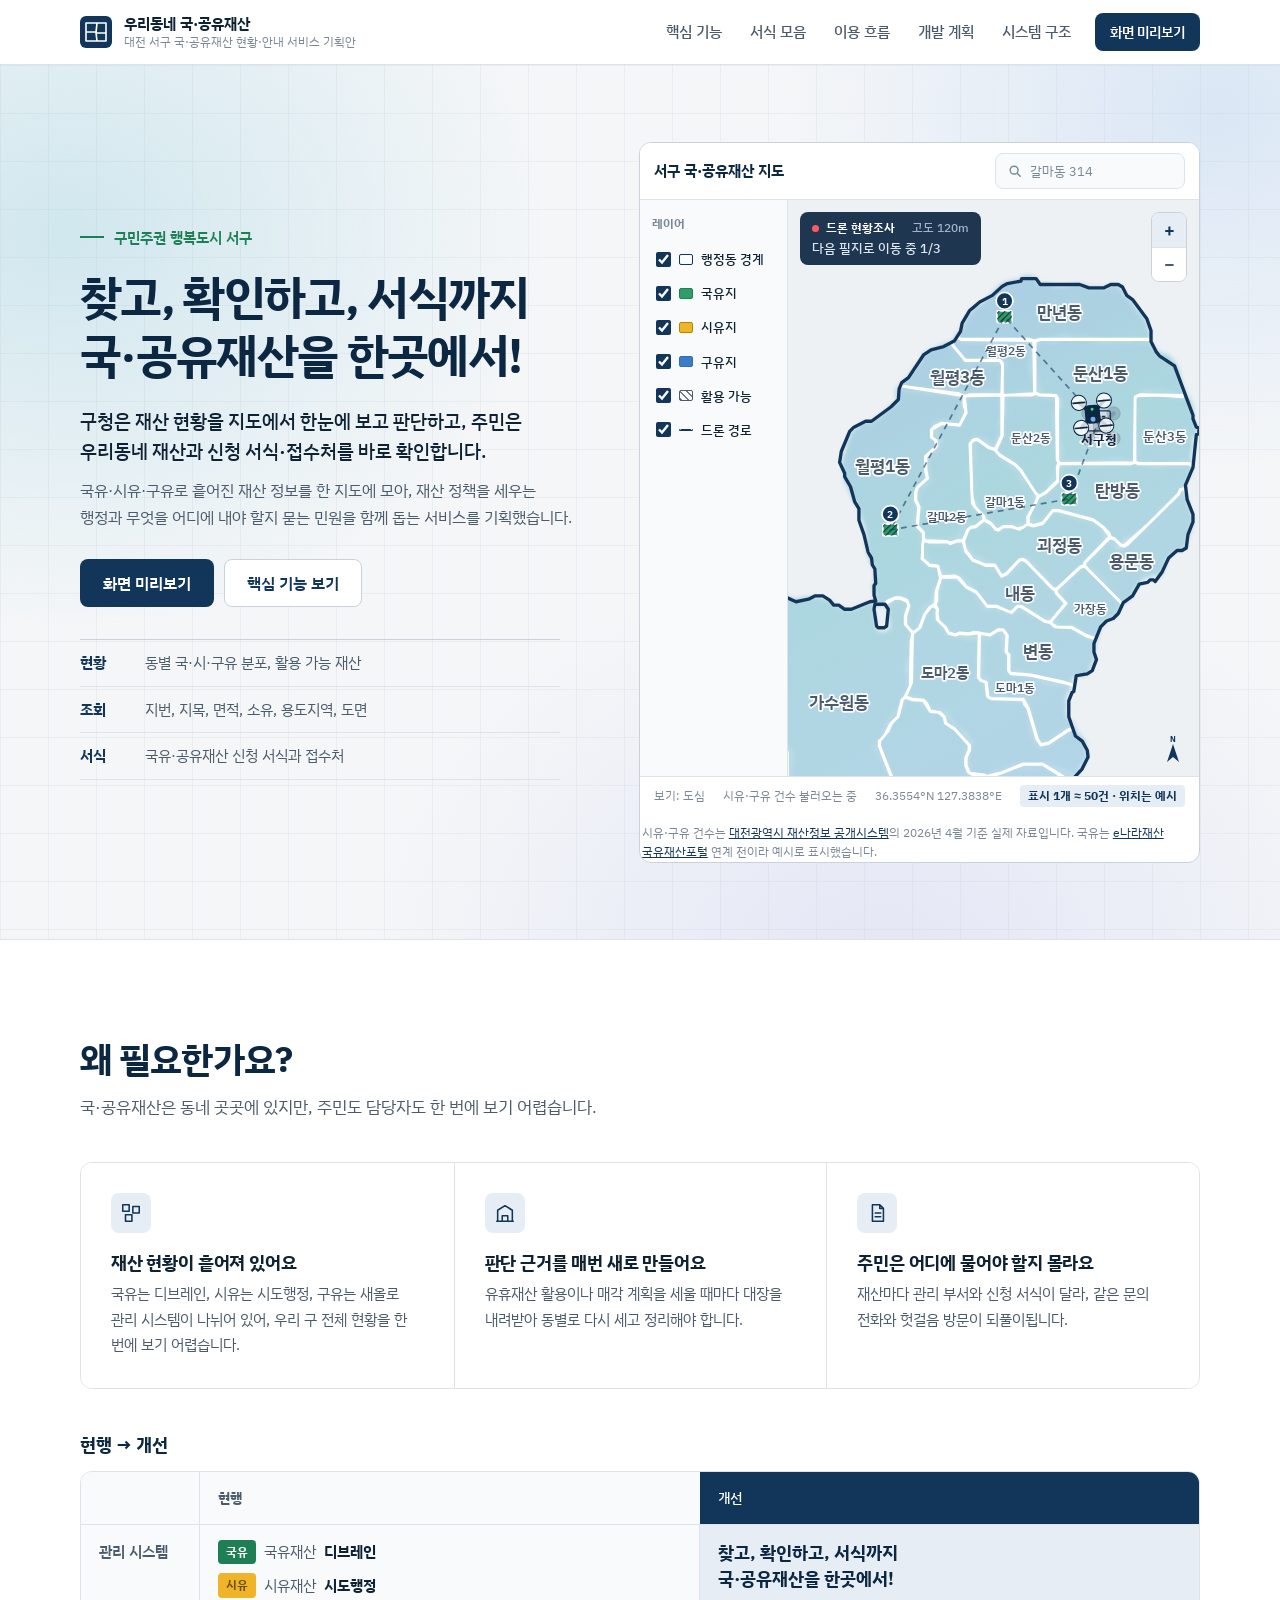
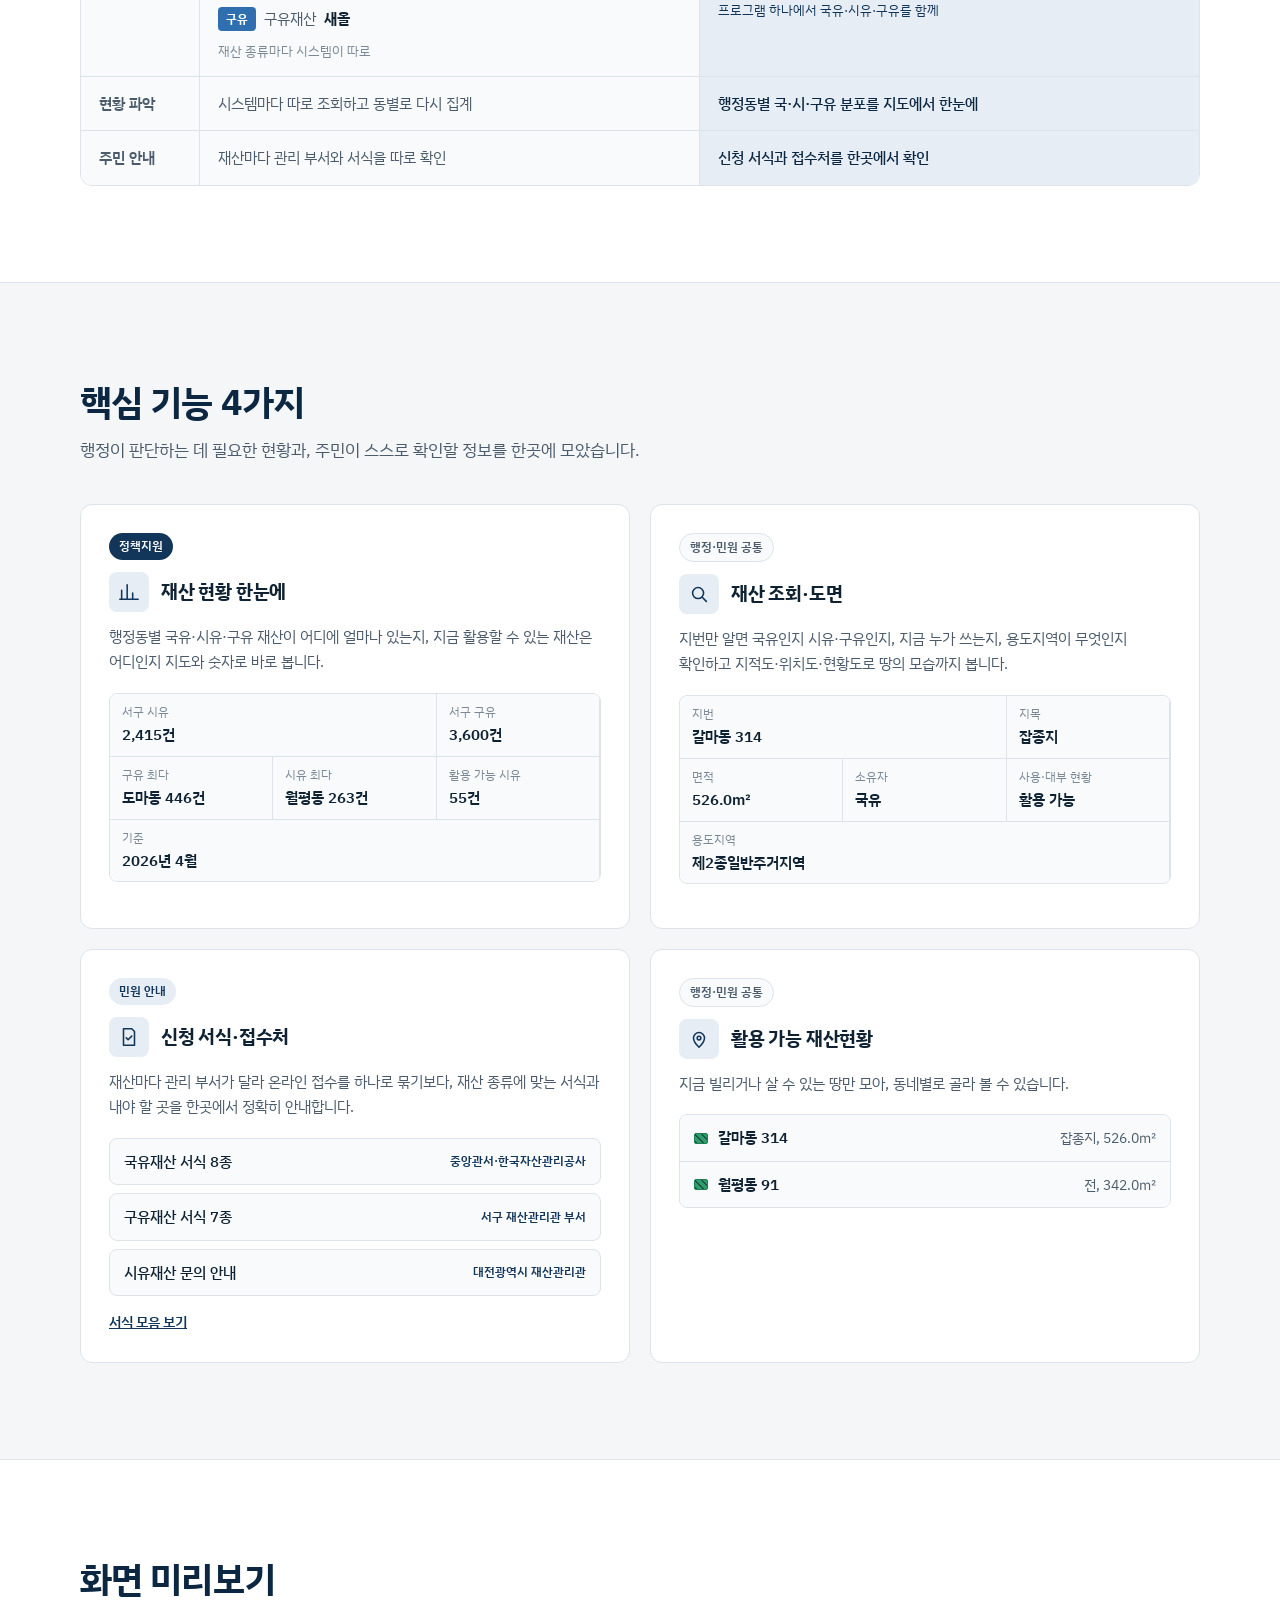
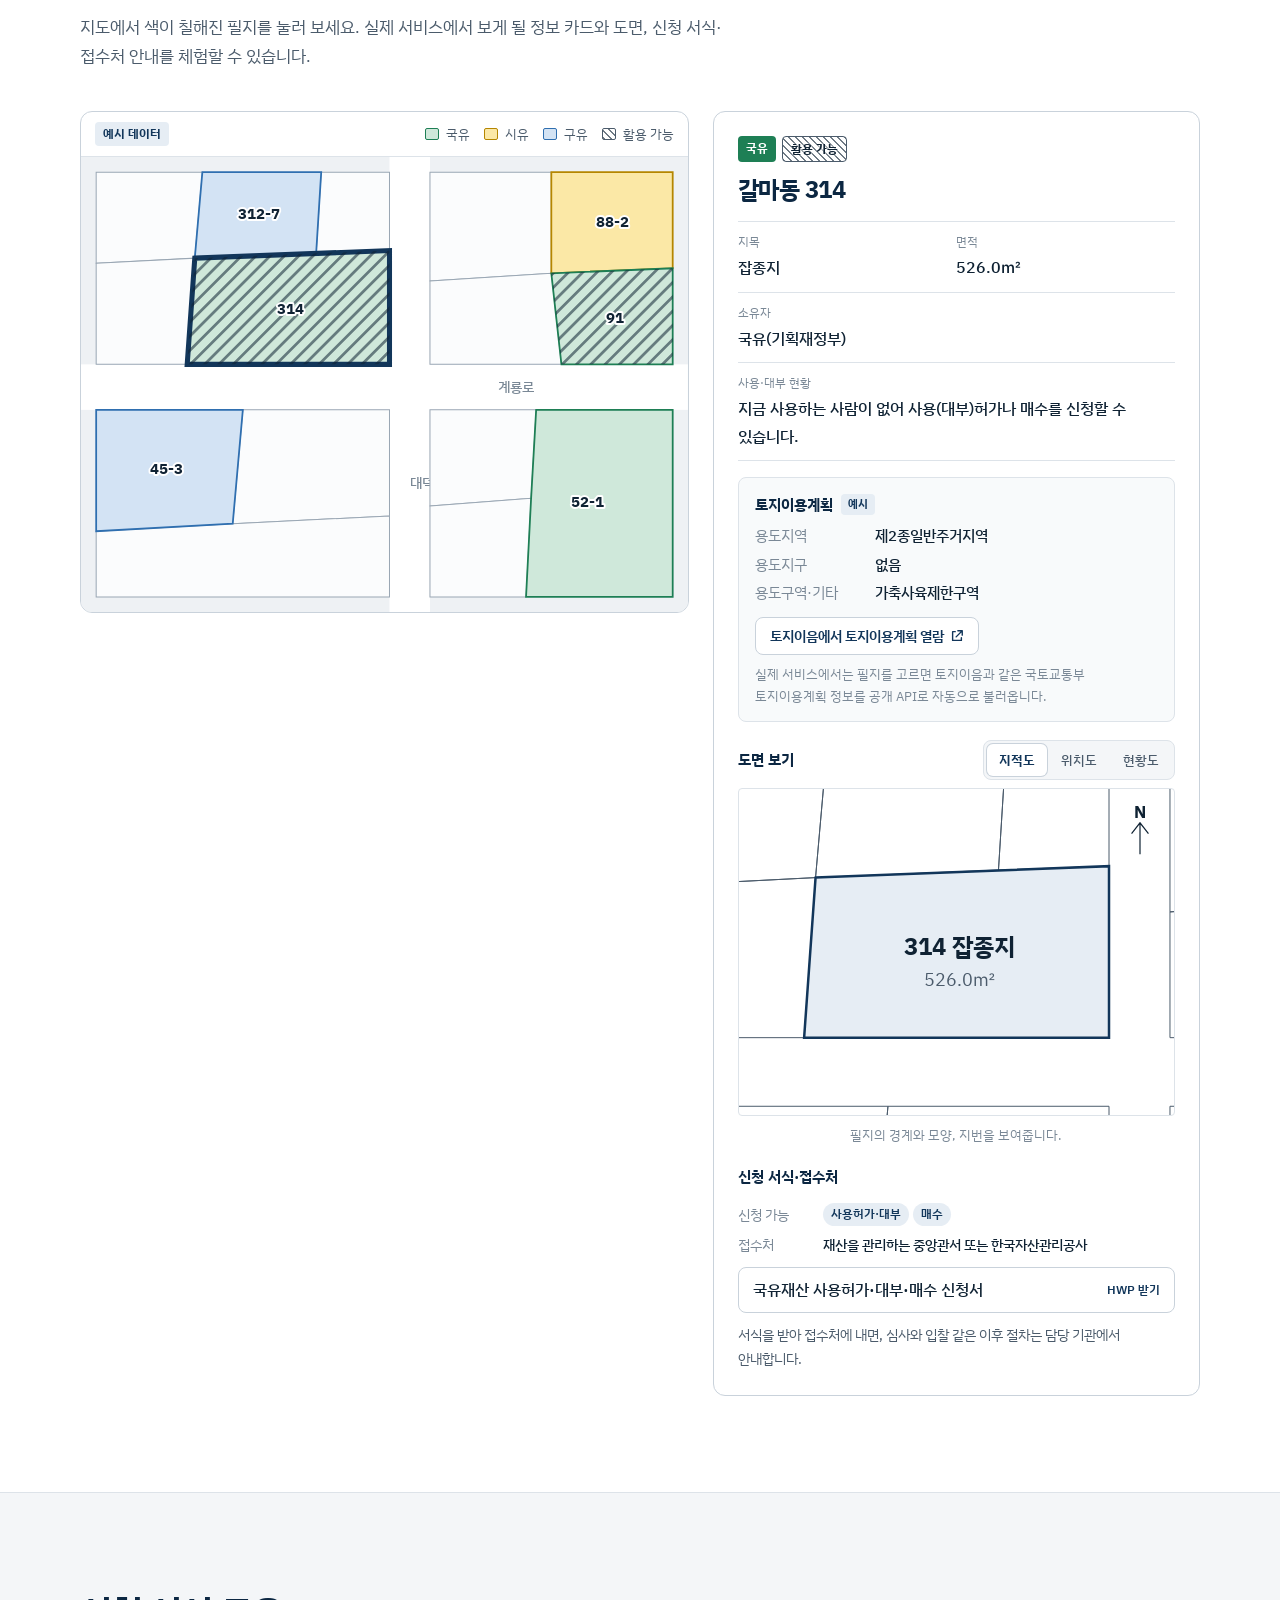
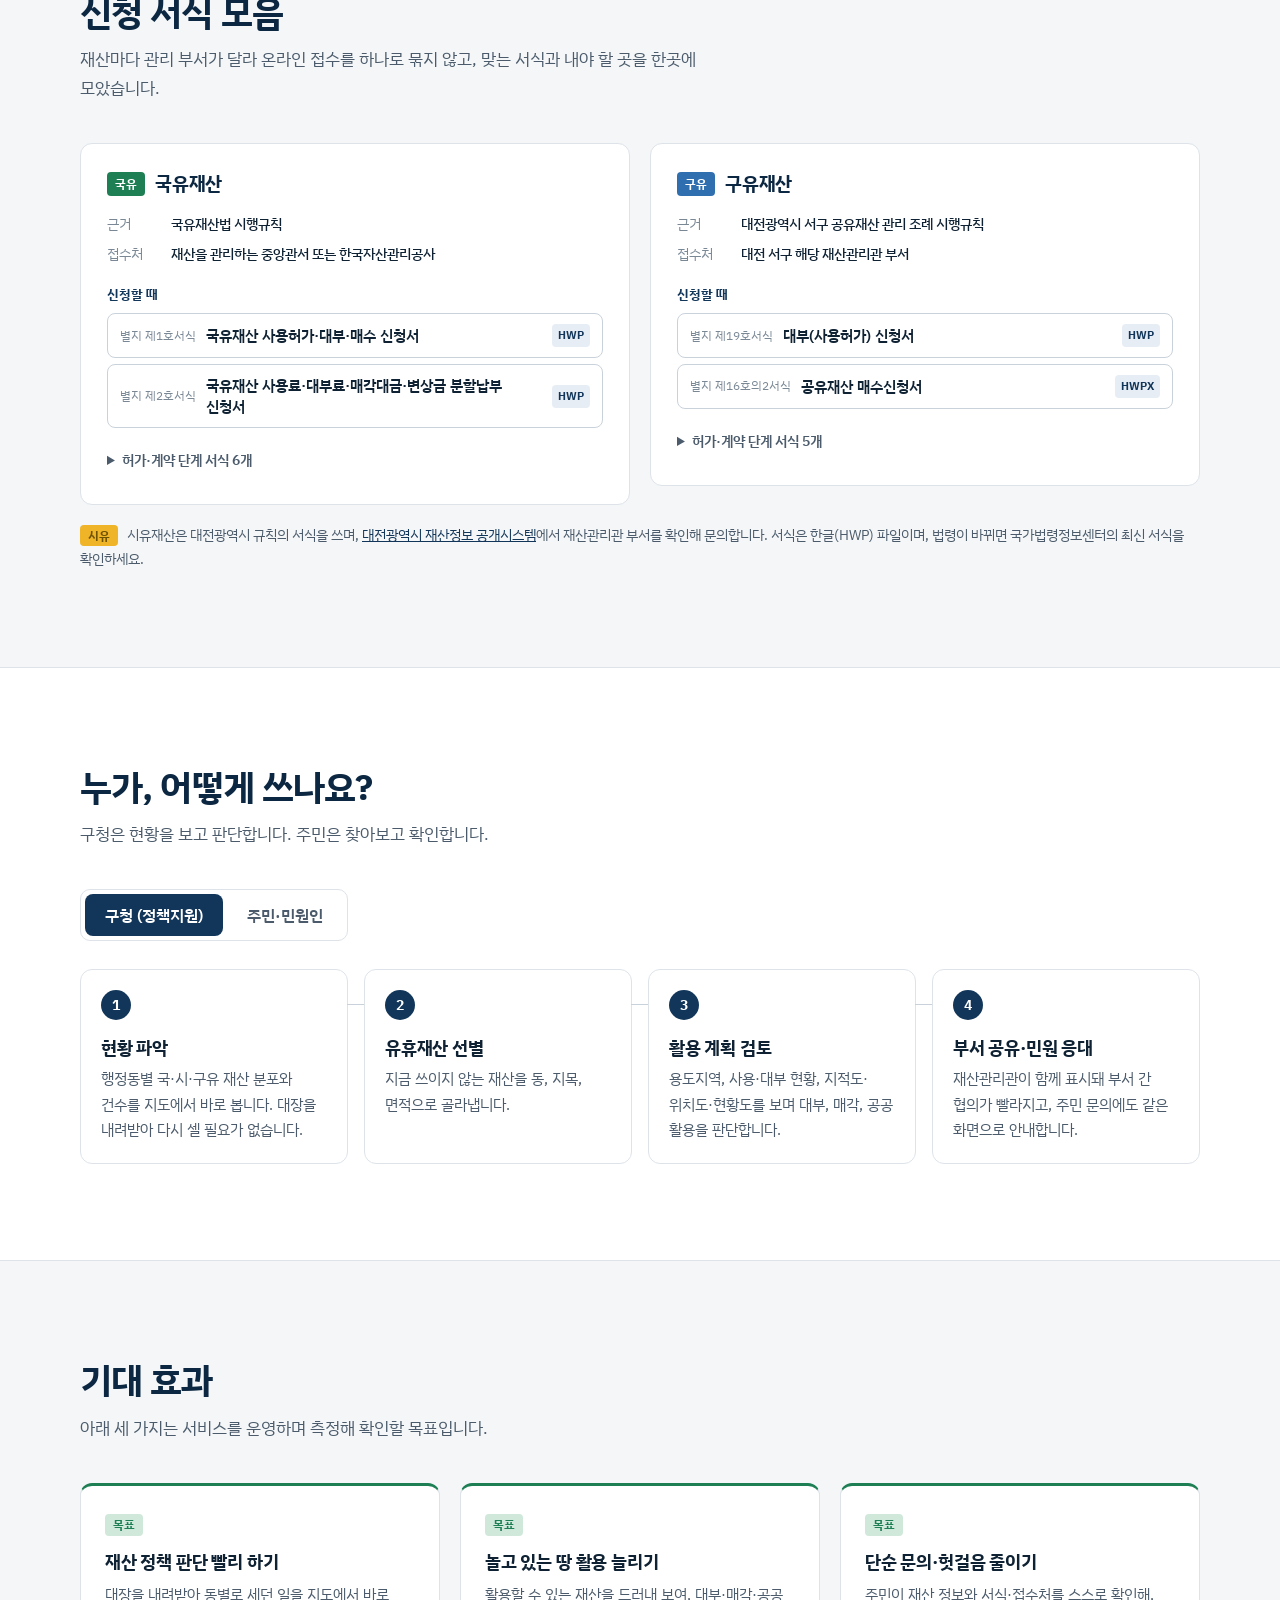
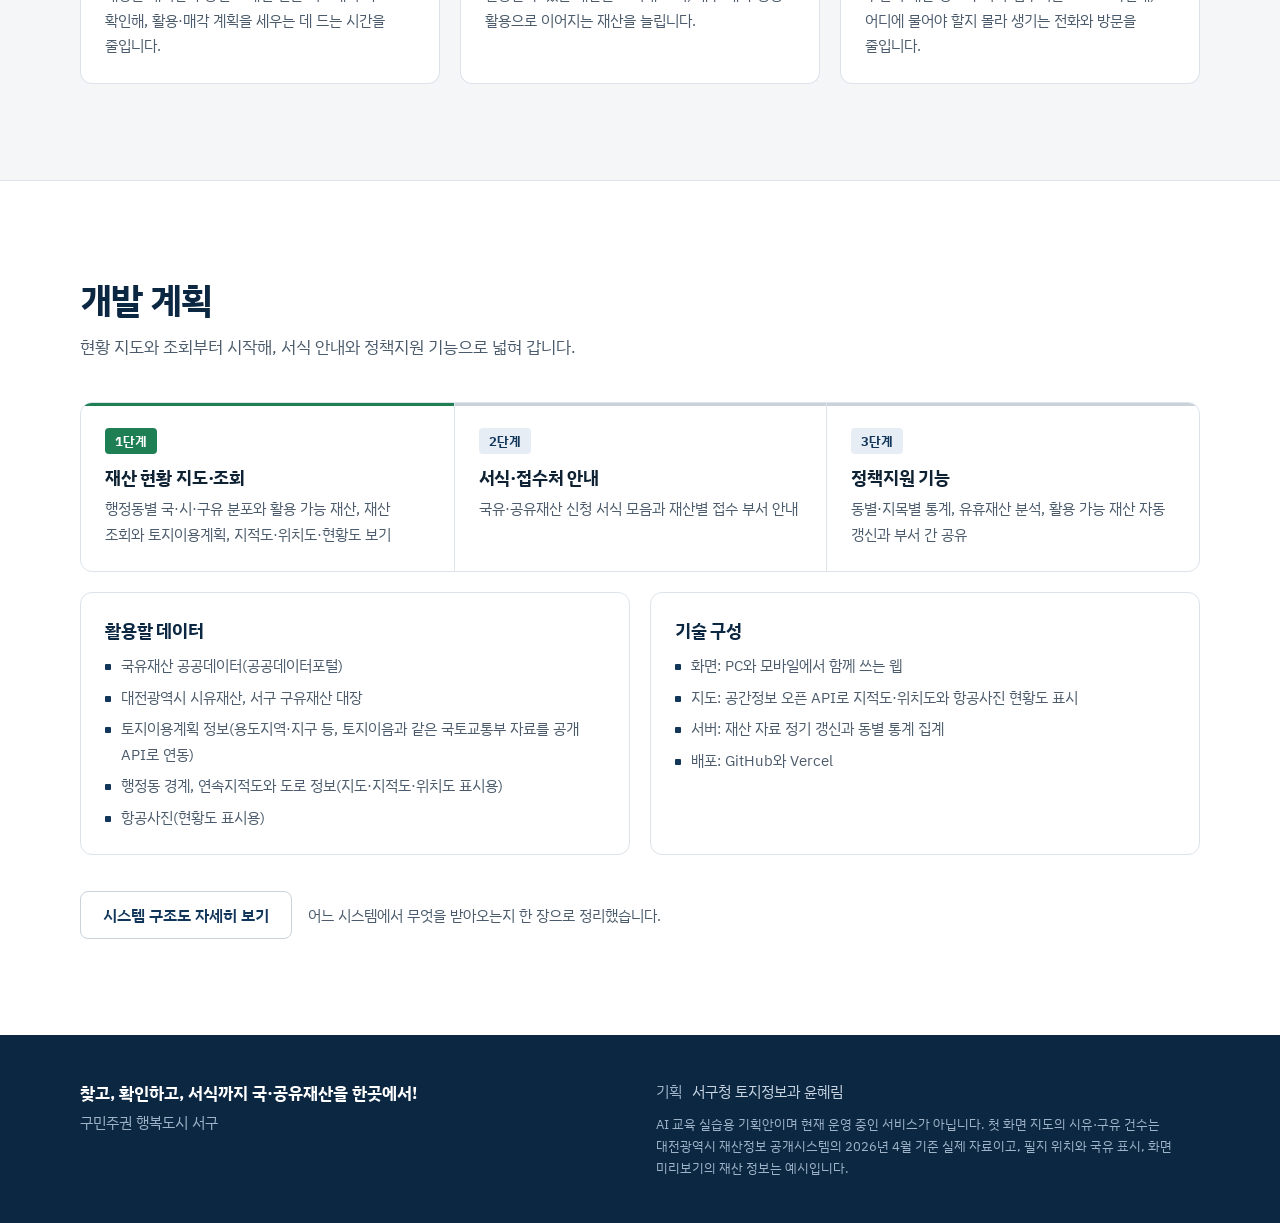
<file: index.html>
<!doctype html>
<html lang="ko">
<head>
  <meta charset="utf-8">
  <meta name="viewport" content="width=device-width, initial-scale=1">
  <title>찾고, 확인하고, 서식까지 국·공유재산을 한곳에서! | 대전 서구 국·공유재산 서비스 기획안</title>
  <meta name="description" content="대전 서구 국·공유재산 현황을 행정 정책지원과 민원 안내에 함께 쓰는 서비스 기획안. 구청은 국·공유재산 현황을 지도에서 한눈에 보고 판단하고, 주민은 우리동네 재산과 신청 서식·접수처를 한곳에서 확인합니다.">
  <meta property="og:type" content="website">
  <meta property="og:locale" content="ko_KR">
  <meta property="og:site_name" content="우리동네 국·공유재산">
  <meta property="og:title" content="찾고, 확인하고, 서식까지 국·공유재산을 한곳에서!">
  <meta property="og:description" content="구청은 국·공유재산 현황을 지도에서 한눈에 보고 판단하고, 주민은 우리동네 재산과 신청 서식·접수처를 한곳에서 확인합니다.">
  <meta property="og:url" content="https://seogu-land.vercel.app/">
  <meta property="og:image" content="https://seogu-land.vercel.app/og-image-20260917.png">
  <meta property="og:image:width" content="1200">
  <meta property="og:image:height" content="630">
  <meta property="og:image:alt" content="첫 화면. 왼쪽에 구민주권 행복도시 서구 슬로건과 '찾고, 확인하고, 서식까지 국·공유재산을 한곳에서!' 제목, 오른쪽에 서구 행정동 지도 위로 시유·구유 재산 표시와 드론이 만년동, 월평1동, 탄방동 조사를 마친 화면이 있습니다.">
  <meta name="twitter:image:alt" content="첫 화면. 왼쪽에 구민주권 행복도시 서구 슬로건과 '찾고, 확인하고, 서식까지 국·공유재산을 한곳에서!' 제목, 오른쪽에 서구 행정동 지도 위로 시유·구유 재산 표시와 드론이 만년동, 월평1동, 탄방동 조사를 마친 화면이 있습니다.">
  <meta name="twitter:card" content="summary_large_image">
  <meta name="twitter:title" content="찾고, 확인하고, 서식까지 국·공유재산을 한곳에서!">
  <meta name="twitter:description" content="구청은 국·공유재산 현황을 지도에서 한눈에 보고 판단하고, 주민은 우리동네 재산과 신청 서식·접수처를 한곳에서 확인합니다.">
  <meta name="twitter:image" content="https://seogu-land.vercel.app/og-image-20260917.png">
  <link rel="icon" href="data:image/svg+xml,%3Csvg xmlns='http://www.w3.org/2000/svg' viewBox='0 0 32 32'%3E%3Crect width='32' height='32' rx='6' fill='%2312365A'/%3E%3Cpath d='M6 7h11l-1 9H6zM17 7h9v10h-10zM6 16h10l1 9H6zM16 17h10v8h-9z' fill='none' stroke='%23FFFFFF' stroke-width='1.6' stroke-linejoin='round'/%3E%3C/svg%3E">
  <link rel="preconnect" href="https://fonts.googleapis.com">
  <link rel="preconnect" href="https://fonts.gstatic.com" crossorigin>
  <link href="https://fonts.googleapis.com/css2?family=IBM+Plex+Sans+KR:wght@400;500;600;700&display=swap" rel="stylesheet">
  <link rel="stylesheet" href="style.css">
</head>
<body>
  <a class="skip" href="#main">본문으로 건너뛰기</a>

  <header class="topbar">
    <div class="wrap topbar-inner">
      <a class="brand" href="#top">
        <svg class="brand-mark" viewBox="0 0 32 32" aria-hidden="true">
          <rect width="32" height="32" rx="6"/>
          <path d="M6 7h11l-1 9H6zM17 7h9v10h-10zM6 16h10l1 9H6zM16 17h10v8h-9z"/>
        </svg>
        <span class="brand-text">
          <strong>우리동네 국·공유재산</strong>
          <small>대전 서구 국·공유재산 현황·안내 서비스 기획안</small>
        </span>
      </a>
      <nav class="topnav" aria-label="섹션 이동">
        <a href="#features">핵심 기능</a>
        <a href="#forms">서식 모음</a>
        <a href="#flow">이용 흐름</a>
        <a href="#roadmap">개발 계획</a>
        <a href="architecture.html">시스템 구조</a>
        <a class="btn btn-primary btn-sm" href="#demo">화면 미리보기</a>
      </nav>
    </div>
  </header>

  <main id="main">
    <!-- 1. 첫 화면 -->
    <section class="hero" id="top">
      <div class="wrap hero-inner">
        <div class="hero-text">
          <p class="slogan">구민주권 행복도시 서구</p>
          <h1><span>찾고, 확인하고, 서식까지</span> <span>국·공유재산을 한곳에서!</span></h1>
          <p class="lede">구청은 재산 현황을 지도에서 한눈에 보고 판단하고, 주민은 우리동네 재산과 신청 서식·접수처를 바로 확인합니다.</p>
          <p class="lede-sub">국유·시유·구유로 흩어진 재산 정보를 한 지도에 모아, 재산 정책을 세우는 행정과 무엇을 어디에 내야 할지 묻는 민원을 함께 돕는 서비스를 기획했습니다.</p>
          <div class="hero-actions">
            <a class="btn btn-primary" href="#demo">화면 미리보기</a>
            <a class="btn btn-outline" href="#features">핵심 기능 보기</a>
          </div>
          <dl class="hero-meta">
            <div><dt>현황</dt><dd>동별 국·시·구유 분포, 활용 가능 재산</dd></div>
            <div><dt>조회</dt><dd>지번, 지목, 면적, 소유, 용도지역, 도면</dd></div>
            <div><dt>서식</dt><dd>국유·공유재산 신청 서식과 접수처</dd></div>
          </dl>
        </div>

        <figure class="gis">
          <div class="gis-bar">
            <span class="gis-title">서구 국·공유재산 지도</span>
            <span class="gis-search" aria-hidden="true">
              <svg viewBox="0 0 16 16"><circle cx="7" cy="7" r="4.5"/><path d="M10.5 10.5 14 14"/></svg>
              갈마동 314
            </span>
          </div>

          <div class="gis-body">
            <fieldset class="gis-layers">
              <legend>레이어</legend>
              <label><input type="checkbox" data-layer="dong" checked><span class="lyr lyr-dong" aria-hidden="true"></span>행정동 경계</label>
              <label><input type="checkbox" data-layer="kuk" checked><span class="lyr lyr-kuk" aria-hidden="true"></span>국유지</label>
              <label><input type="checkbox" data-layer="si" checked><span class="lyr lyr-si" aria-hidden="true"></span>시유지</label>
              <label><input type="checkbox" data-layer="gu" checked><span class="lyr lyr-gu" aria-hidden="true"></span>구유지</label>
              <label><input type="checkbox" data-layer="use" checked><span class="lyr lyr-use" aria-hidden="true"></span>활용 가능</label>
              <label><input type="checkbox" data-layer="route" checked><span class="lyr lyr-route" aria-hidden="true"></span>드론 경로</label>
            </fieldset>

            <div class="gis-map">
              <svg class="gis-svg" id="hero-svg" viewBox="470 -60 490 620" role="img" aria-labelledby="hero-map-title">
                <title id="hero-map-title">대전 서구 행정동 지도. 시유지는 노랑, 구유지는 파랑으로 표시되며, 표시 개수는 대전광역시 재산정보 공개시스템의 2026년 4월 기준 실제 건수를 50건당 하나로 줄인 것입니다. 국유지(초록)는 아직 연계 전이라 예시 세 곳만 있습니다. 빗금은 그 동에 지금 빌리거나 살 수 있는 시유재산이 있다는 뜻입니다. 드론이 서구청에서 출발해 만년동, 월평1동, 탄방동을 차례로 촬영 조사합니다.</title>
                <defs>
                  <pattern id="hm-hatch" width="5" height="5" patternUnits="userSpaceOnUse" patternTransform="rotate(45)"><rect width="1.6" height="5" fill="rgba(15, 34, 51, 0.7)"/></pattern>

                  <!-- 수채화 색: 천천히 바뀌는 그라데이션 -->
                  <linearGradient id="hm-wash-grad" gradientUnits="userSpaceOnUse" x1="470" y1="-60" x2="960" y2="560" spreadMethod="reflect">
                    <stop offset="0" stop-color="#7fc4d8"><animate attributeName="stop-color" values="#7fc4d8;#9fb3ec;#86cfc8;#7fc4d8" dur="14s" repeatCount="indefinite"/></stop>
                    <stop offset="0.5" stop-color="#a9c8f0"><animate attributeName="stop-color" values="#a9c8f0;#88d0c9;#b5b8ee;#a9c8f0" dur="14s" repeatCount="indefinite"/></stop>
                    <stop offset="1" stop-color="#8fd0cb"><animate attributeName="stop-color" values="#8fd0cb;#a6c6f2;#9cb6e6;#8fd0cb" dur="14s" repeatCount="indefinite"/></stop>
                    <animateTransform attributeName="gradientTransform" type="rotate" values="0 715 250;35 715 250;0 715 250" dur="22s" repeatCount="indefinite"/>
                  </linearGradient>

                  <!-- 수채화 번짐: 가장자리를 불규칙하게 -->
                  <filter id="hm-watercolor" x="-10%" y="-10%" width="120%" height="120%">
                    <feTurbulence type="fractalNoise" baseFrequency="0.018" numOctaves="3" seed="7" result="noise"/>
                    <feDisplacementMap in="SourceGraphic" in2="noise" scale="18" xChannelSelector="R" yChannelSelector="G" result="warp"/>
                    <feGaussianBlur in="warp" stdDeviation="2.5"/>
                  </filter>
                  <filter id="hm-soft" x="-50%" y="-50%" width="200%" height="200%"><feGaussianBlur stdDeviation="30"/></filter>

                  <!-- 행정동 모양대로 색을 담는 마스크(스크립트로 채움) -->
                  <mask id="hm-wash-mask" maskUnits="userSpaceOnUse" x="-400" y="-200" width="1800" height="2300">
                    <g id="hm-wash-shapes" filter="url(#hm-watercolor)"></g>
                  </mask>

                  <!-- 처음 열 때 붓질처럼 색이 번져 나오는 마스크 -->
                  <mask id="hm-reveal" maskUnits="userSpaceOnUse" x="-400" y="-200" width="1800" height="2300">
                    <circle id="hm-reveal-circle" cx="715" cy="250" r="0" fill="#fff" filter="url(#hm-soft)">
                      <animate attributeName="r" from="0" to="2000" begin="0.3s" dur="3s" fill="freeze" calcMode="spline" keyTimes="0;1" keySplines="0.25 0.6 0.3 1"/>
                    </circle>
                  </mask>
                </defs>
                <rect class="hm-base" x="-400" y="-200" width="1800" height="2300"/>
                <g mask="url(#hm-reveal)">
                  <rect class="hm-wash" x="-400" y="-200" width="1800" height="2300" fill="url(#hm-wash-grad)" mask="url(#hm-wash-mask)"/>
                </g>

                <!-- 행정동 경계와 필지 표시(스크립트로 그림) -->
                <g id="hm-dongs"></g>
                <g id="hm-parcels"></g>
                <g id="hm-labels"></g>

                <!-- 서구청 -->
                <g class="hm-landmark" transform="translate(840 170)"><rect x="-14" y="-12" width="28" height="24" rx="2"/><path d="M-8 -5h4M-2 -5h4M4 -5h4M-8 2h4M4 2h4"/></g>
                <text class="hm-label" x="840" y="198">서구청</text>

                <!-- 드론 조사 경로와 대상 필지 번호 -->
                <path class="hm-route" d="M840 170L728 46L592 300L805 263Z"/>
                <g class="hm-marker" transform="translate(728 27)"><circle r="10"/><text>1</text></g>
                <g class="hm-marker" transform="translate(592 281)"><circle r="10"/><text>2</text></g>
                <g class="hm-marker" transform="translate(805 244)"><circle r="10"/><text>3</text></g>

                <!-- 드론 촬영 범위 -->
                <g class="hm-scan" id="hm-scan" transform="translate(728 46)">
                  <rect class="hm-scan-area" x="-30" y="-30" width="60" height="60"/>
                  <circle class="hm-scan-pulse" r="34"/>
                  <rect class="hm-scan-line" x="-30" y="-1" width="60" height="2"/>
                  <path class="hm-scan-frame" d="M-30 -18V-30H-18M18 -30H30V-18M30 18V30H18M-18 30H-30V18"/>
                </g>

                <!-- 조사 완료 표시 -->
                <g class="hm-done" transform="translate(620 35)"><g class="hm-chip"><rect width="96" height="22" rx="4"/><circle cx="11" cy="11" r="6.5"/><path d="M7.8 11.2l2.2 2.2 4.2-4.4"/><text x="22" y="11.5">만년동 완료</text></g></g>
                <g class="hm-done" transform="translate(538 316)"><g class="hm-chip"><rect width="104" height="22" rx="4"/><circle cx="11" cy="11" r="6.5"/><path d="M7.8 11.2l2.2 2.2 4.2-4.4"/><text x="22" y="11.5">월평1동 완료</text></g></g>
                <g class="hm-done" transform="translate(756 280)"><g class="hm-chip"><rect width="96" height="22" rx="4"/><circle cx="11" cy="11" r="6.5"/><path d="M7.8 11.2l2.2 2.2 4.2-4.4"/><text x="22" y="11.5">탄방동 완료</text></g></g>

                <!-- 드론 -->
                <g class="hm-drone-shadow" id="hm-drone-shadow" transform="translate(850 184)">
                  <path d="M-15 -15L15 15M15 -15L-15 15" stroke-width="5" stroke-linecap="round"/>
                  <circle cx="-15" cy="-15" r="8"/><circle cx="15" cy="-15" r="8"/><circle cx="-15" cy="15" r="8"/><circle cx="15" cy="15" r="8"/>
                  <rect x="-9" y="-11" width="18" height="22" rx="5"/>
                </g>
                <g class="hm-drone" id="hm-drone" transform="translate(840 170)">
                  <path class="hm-arm" d="M-15 -15L15 15M15 -15L-15 15"/>
                  <g transform="translate(-15 -15)"><circle class="hm-rotor" r="9"/><line class="hm-prop" x1="-7" x2="7"/></g>
                  <g transform="translate(15 -15)"><circle class="hm-rotor" r="9"/><line class="hm-prop" x1="-7" x2="7"/></g>
                  <g transform="translate(-15 15)"><circle class="hm-rotor" r="9"/><line class="hm-prop" x1="-7" x2="7"/></g>
                  <g transform="translate(15 15)"><circle class="hm-rotor" r="9"/><line class="hm-prop" x1="-7" x2="7"/></g>
                  <rect class="hm-body" x="-9" y="-11" width="18" height="22" rx="5"/>
                  <circle class="hm-cam" cy="6" r="3"/>
                  <circle class="hm-led" cy="-6" r="1.8"/>
                </g>
              </svg>

              <div class="gis-hud">
                <p class="gis-hud-head"><span class="gis-rec" aria-hidden="true"></span>드론 현황조사<span class="gis-hud-meta">고도 120m</span></p>
                <p class="gis-hud-status" id="hm-hud-status">이륙 준비</p>
              </div>
              <div class="gis-zoom">
                <button type="button" data-zoom="in" aria-pressed="true" aria-label="도심 확대해서 보기">+</button>
                <button type="button" data-zoom="out" aria-pressed="false" aria-label="서구 전체 보기">−</button>
              </div>
              <div class="gis-north" aria-hidden="true"><svg viewBox="0 0 20 28"><path d="M10 8 16 26 10 21 4 26Z"/><text x="10" y="6">N</text></svg></div>
            </div>
          </div>

          <figcaption class="gis-status">
            <span id="gis-view">보기: 도심</span>
            <span id="gis-total">시유·구유 건수 불러오는 중</span>
            <span class="gis-coord">36.3554°N 127.3838°E</span>
            <span class="gis-sample">표시 1개 ≈ 50건 · 위치는 예시</span>
          </figcaption>
          <p class="gis-source">
            시유·구유 건수는 <a href="https://www.daejeon.go.kr/jaesan/PropertyList.do" target="_blank" rel="noopener">대전광역시 재산정보 공개시스템</a>의 2026년 4월 기준 실제 자료입니다.
            국유는 <a href="https://www.k-pis.go.kr/addMapView.do" target="_blank" rel="noopener">e나라재산 국유재산포털</a> 연계 전이라 예시로 표시했습니다.
          </p>
        </figure>
      </div>
    </section>

    <!-- 2. 왜 필요한가요? -->
    <section class="section problem" aria-labelledby="problem-title">
      <div class="wrap">
        <div class="section-head">
          <h2 id="problem-title">왜 필요한가요?</h2>
          <p>국·공유재산은 동네 곳곳에 있지만, 주민도 담당자도 한 번에 보기 어렵습니다.</p>
        </div>
        <ul class="pains">
          <li>
            <span class="icon" aria-hidden="true"><svg viewBox="0 0 24 24"><rect x="3" y="3" width="7" height="7"/><rect x="14" y="5" width="7" height="7"/><rect x="6" y="14" width="7" height="7"/></svg></span>
            <h3>재산 현황이 흩어져 있어요</h3>
            <p>국유는 디브레인, 시유는 시도행정, 구유는 새올로 관리 시스템이 나뉘어 있어, 우리 구 전체 현황을 한 번에 보기 어렵습니다.</p>
          </li>
          <li>
            <span class="icon" aria-hidden="true"><svg viewBox="0 0 24 24"><path d="M4 21V9l8-5 8 5v12M9 21v-6h6v6M3 21h18"/></svg></span>
            <h3>판단 근거를 매번 새로 만들어요</h3>
            <p>유휴재산 활용이나 매각 계획을 세울 때마다 대장을 내려받아 동별로 다시 세고 정리해야 합니다.</p>
          </li>
          <li>
            <span class="icon" aria-hidden="true"><svg viewBox="0 0 24 24"><path d="M7 3h8l4 4v14H7zM15 3v4h4M10 12h6M10 16h6"/></svg></span>
            <h3>주민은 어디에 물어야 할지 몰라요</h3>
            <p>재산마다 관리 부서와 신청 서식이 달라, 같은 문의 전화와 헛걸음 방문이 되풀이됩니다.</p>
          </li>
        </ul>

        <div class="compare">
          <p class="compare-title">현행 <span aria-hidden="true">→</span><span class="sr-only">에서</span> 개선</p>
          <table class="compare-table">
            <caption class="sr-only">국·공유재산 관리 방식 현행과 개선 비교</caption>
            <thead>
              <tr>
                <th scope="col"><span class="sr-only">구분</span></th>
                <th scope="col" class="col-now">현행</th>
                <th scope="col" class="col-new">개선</th>
              </tr>
            </thead>
            <tbody>
              <tr>
                <th scope="row">관리 시스템</th>
                <td class="col-now" data-label="현행">
                  <ul class="sys-list">
                    <li><span class="owner-chip owner-kuk">국유</span>국유재산 <strong>디브레인</strong></li>
                    <li><span class="owner-chip owner-si">시유</span>시유재산 <strong>시도행정</strong></li>
                    <li><span class="owner-chip owner-gu">구유</span>구유재산 <strong>새올</strong></li>
                  </ul>
                  <p class="compare-note">재산 종류마다 시스템이 따로</p>
                </td>
                <td class="col-new" data-label="개선">
                  <p class="program-name">찾고, 확인하고, 서식까지<br>국·공유재산을 한곳에서!</p>
                  <p class="compare-note">프로그램 하나에서 국유·시유·구유를 함께</p>
                </td>
              </tr>
              <tr>
                <th scope="row">현황 파악</th>
                <td class="col-now" data-label="현행">시스템마다 따로 조회하고 동별로 다시 집계</td>
                <td class="col-new" data-label="개선">행정동별 국·시·구유 분포를 지도에서 한눈에</td>
              </tr>
              <tr>
                <th scope="row">주민 안내</th>
                <td class="col-now" data-label="현행">재산마다 관리 부서와 서식을 따로 확인</td>
                <td class="col-new" data-label="개선">신청 서식과 접수처를 한곳에서 확인</td>
              </tr>
            </tbody>
          </table>
        </div>
      </div>
    </section>

    <!-- 3. 핵심 기능 -->
    <section class="section features" id="features" aria-labelledby="features-title">
      <div class="wrap">
        <div class="section-head">
          <h2 id="features-title">핵심 기능 4가지</h2>
          <p>행정이 판단하는 데 필요한 현황과, 주민이 스스로 확인할 정보를 한곳에 모았습니다.</p>
        </div>

        <div class="sheets">
          <article class="sheet">
            <p class="sheet-tag">정책지원</p>
            <div class="feature-head">
              <span class="icon" aria-hidden="true"><svg viewBox="0 0 24 24"><path d="M4 20V10M10 20V4M16 20v-7M22 20H2"/></svg></span>
              <h3>재산 현황 한눈에</h3>
            </div>
            <p>행정동별 국유·시유·구유 재산이 어디에 얼마나 있는지, 지금 활용할 수 있는 재산은 어디인지 지도와 숫자로 바로 봅니다.</p>
            <dl class="mini-facts">
              <div><dt>서구 시유</dt><dd>2,415건</dd></div>
              <div><dt>서구 구유</dt><dd>3,600건</dd></div>
              <div><dt>구유 최다</dt><dd>도마동 446건</dd></div>
              <div><dt>시유 최다</dt><dd>월평동 263건</dd></div>
              <div><dt>활용 가능 시유</dt><dd>55건</dd></div>
              <div><dt>기준</dt><dd>2026년 4월</dd></div>
            </dl>
          </article>

          <article class="sheet">
            <p class="sheet-tag sheet-tag-both">행정·민원 공통</p>
            <div class="feature-head">
              <span class="icon" aria-hidden="true"><svg viewBox="0 0 24 24"><circle cx="11" cy="11" r="6"/><path d="M20 20l-4.5-4.5"/></svg></span>
              <h3>재산 조회·도면</h3>
            </div>
            <p>지번만 알면 국유인지 시유·구유인지, 지금 누가 쓰는지, 용도지역이 무엇인지 확인하고 지적도·위치도·현황도로 땅의 모습까지 봅니다.</p>
            <dl class="mini-facts">
              <div><dt>지번</dt><dd>갈마동 314</dd></div>
              <div><dt>지목</dt><dd>잡종지</dd></div>
              <div><dt>면적</dt><dd>526.0㎡</dd></div>
              <div><dt>소유자</dt><dd>국유</dd></div>
              <div><dt>사용·대부 현황</dt><dd>활용 가능</dd></div>
              <div><dt>용도지역</dt><dd>제2종일반주거지역</dd></div>
            </dl>
          </article>

          <article class="sheet">
            <p class="sheet-tag sheet-tag-civil">민원 안내</p>
            <div class="feature-head">
              <span class="icon" aria-hidden="true"><svg viewBox="0 0 24 24"><path d="M6 3h9l3 3v15H6zM9 13l2 2 4-4"/></svg></span>
              <h3>신청 서식·접수처</h3>
            </div>
            <p>재산마다 관리 부서가 달라 온라인 접수를 하나로 묶기보다, 재산 종류에 맞는 서식과 내야 할 곳을 한곳에서 정확히 안내합니다.</p>
            <ul class="mini-docs">
              <li data-to="중앙관서·한국자산관리공사">국유재산 서식 8종</li>
              <li data-to="서구 재산관리관 부서">구유재산 서식 7종</li>
              <li data-to="대전광역시 재산관리관">시유재산 문의 안내</li>
            </ul>
            <a class="sheet-more" href="#forms">서식 모음 보기</a>
          </article>

          <article class="sheet">
            <p class="sheet-tag sheet-tag-both">행정·민원 공통</p>
            <div class="feature-head">
              <span class="icon" aria-hidden="true"><svg viewBox="0 0 24 24"><path d="M12 21s-6-5.5-6-10a6 6 0 0 1 12 0c0 4.5-6 10-6 10z"/><circle cx="12" cy="11" r="2"/></svg></span>
              <h3>활용 가능 재산현황</h3>
            </div>
            <p>지금 빌리거나 살 수 있는 땅만 모아, 동네별로 골라 볼 수 있습니다.</p>
            <ul class="mini-list">
              <li><span class="dot"></span>갈마동 314<span>잡종지, 526.0㎡</span></li>
              <li><span class="dot"></span>월평동 91<span>전, 342.0㎡</span></li>
            </ul>
          </article>

        </div>
      </div>
    </section>

    <!-- 4. 화면 미리보기 -->
    <section class="section demo" id="demo" aria-labelledby="demo-title">
      <div class="wrap">
        <div class="section-head">
          <h2 id="demo-title">화면 미리보기</h2>
          <p>지도에서 색이 칠해진 필지를 눌러 보세요. 실제 서비스에서 보게 될 정보 카드와 도면, 신청 서식·접수처 안내를 체험할 수 있습니다.</p>
        </div>

        <div class="demo-board">
          <div class="demo-map-panel">
            <div class="demo-map-bar">
              <span class="sample-badge">예시 데이터</span>
              <ul class="legend legend-sm">
                <li><span class="swatch swatch-kuk"></span>국유</li>
                <li><span class="swatch swatch-si"></span>시유</li>
                <li><span class="swatch swatch-gu"></span>구유</li>
                <li><span class="swatch swatch-use"></span>활용 가능</li>
              </ul>
            </div>
            <svg id="demo-map" class="demo-map" viewBox="0 0 480 360" role="group" aria-label="예시 필지 지도. 색이 칠해진 필지를 선택하세요."></svg>
          </div>

          <div class="demo-side">
            <article id="demo-card" class="demo-card" aria-live="polite"></article>
          </div>
        </div>
      </div>
    </section>

    <!-- 5. 신청 서식 모음 -->
    <section class="section forms" id="forms" aria-labelledby="forms-title">
      <div class="wrap">
        <div class="section-head">
          <h2 id="forms-title">신청 서식 모음</h2>
          <p>재산마다 관리 부서가 달라 온라인 접수를 하나로 묶지 않고, 맞는 서식과 내야 할 곳을 한곳에 모았습니다.</p>
        </div>

        <div class="form-groups">
          <article class="form-group">
            <div class="form-group-head">
              <span class="owner-chip owner-kuk">국유</span>
              <h3>국유재산</h3>
            </div>
            <dl class="form-meta">
              <div><dt>근거</dt><dd>국유재산법 시행규칙</dd></div>
              <div><dt>접수처</dt><dd>재산을 관리하는 중앙관서 또는 한국자산관리공사</dd></div>
            </dl>
            <p class="form-sub">신청할 때</p>
            <ul class="form-list">
                <li><a class="form-link" href="forms/kuk-01-apply.hwp" download="국유재산(사용허가, 대부, 매수)신청서.hwp"><span class="form-no">별지 제1호서식</span><span class="form-name">국유재산 사용허가·대부·매수 신청서</span><span class="form-ext">HWP</span></a></li>
                <li><a class="form-link" href="forms/kuk-02-installment.hwp" download="국유재산 분할납부신청서.hwp"><span class="form-no">별지 제2호서식</span><span class="form-name">국유재산 사용료·대부료·매각대금·변상금 분할납부 신청서</span><span class="form-ext">HWP</span></a></li>
            </ul>
            <details class="form-more">
              <summary>허가·계약 단계 서식 6개</summary>
              <ul class="form-list">
                <li><a class="form-link" href="forms/kuk-03-permit.hwp" download="국유재산 사용허가서.hwp"><span class="form-no">별지 제3호서식</span><span class="form-name">국유재산 (유상·무상) 사용허가서</span><span class="form-ext">HWP</span></a></li>
                <li><a class="form-link" href="forms/kuk-04-register.hwp" download="국유재산 사용허가(대부계약)부.hwp"><span class="form-no">별지 제4호서식</span><span class="form-name">국유재산 사용허가(대부계약)부</span><span class="form-ext">HWP</span></a></li>
                <li><a class="form-link" href="forms/kuk-07-lease-contract.hwp" download="국유재산 대부계약서.hwp"><span class="form-no">별지 제7호서식</span><span class="form-name">국유재산 (유상·무상) 대부계약서</span><span class="form-ext">HWP</span></a></li>
                <li><a class="form-link" href="forms/kuk-08-sale-contract.hwp" download="국유재산 매매계약서.hwp"><span class="form-no">별지 제8호서식</span><span class="form-name">국유재산 매매계약서 (일시납·분할납)</span><span class="form-ext">HWP</span></a></li>
                <li><a class="form-link" href="forms/kuk-10-exchange-contract.hwp" download="국유재산 교환계약서.hwp"><span class="form-no">별지 제10호서식</span><span class="form-name">국유재산 교환계약서</span><span class="form-ext">HWP</span></a></li>
                <li><a class="form-link" href="forms/kuk-11-transfer-contract.hwp" download="국유재산 양여계약서.hwp"><span class="form-no">별지 제11호서식</span><span class="form-name">국유재산 양여계약서</span><span class="form-ext">HWP</span></a></li>
              </ul>
            </details>
          </article>

          <article class="form-group">
            <div class="form-group-head">
              <span class="owner-chip owner-gu">구유</span>
              <h3>구유재산</h3>
            </div>
            <dl class="form-meta">
              <div><dt>근거</dt><dd>대전광역시 서구 공유재산 관리 조례 시행규칙</dd></div>
              <div><dt>접수처</dt><dd>대전 서구 해당 재산관리관 부서</dd></div>
            </dl>
            <p class="form-sub">신청할 때</p>
            <ul class="form-list">
                <li><a class="form-link" href="forms/gu-19-apply.hwp" download="공유재산 대부(사용허가)신청서.hwp"><span class="form-no">별지 제19호서식</span><span class="form-name">대부(사용허가) 신청서</span><span class="form-ext">HWP</span></a></li>
                <li><a class="form-link" href="forms/gu-16-2-buy-apply.hwpx" download="공유재산 매수신청서.hwpx"><span class="form-no">별지 제16호의2서식</span><span class="form-name">공유재산 매수신청서</span><span class="form-ext">HWPX</span></a></li>
            </ul>
            <details class="form-more">
              <summary>허가·계약 단계 서식 5개</summary>
              <ul class="form-list">
                <li><a class="form-link" href="forms/gu-09-permit.hwp" download="공유재산 사용허가서.hwp"><span class="form-no">별지 제9호서식</span><span class="form-name">공유재산 (유상·무상) 사용허가서</span><span class="form-ext">HWP</span></a></li>
                <li><a class="form-link" href="forms/gu-11-lease-contract.hwp" download="공유재산 대부계약서.hwp"><span class="form-no">별지 제11호서식</span><span class="form-name">공유재산 대부계약서</span><span class="form-ext">HWP</span></a></li>
                <li><a class="form-link" href="forms/gu-14-sale-contract.hwp" download="공유재산 매매계약서.hwp"><span class="form-no">별지 제14호서식</span><span class="form-name">공유재산 매매계약서</span><span class="form-ext">HWP</span></a></li>
                <li><a class="form-link" href="forms/gu-16-buy-demand.hwp" download="공유재산 매수요구서.hwp"><span class="form-no">별지 제16호서식</span><span class="form-name">공유재산 매수요구서</span><span class="form-ext">HWP</span></a></li>
                <li><a class="form-link" href="forms/gu-17-exchange-contract.hwp" download="공유재산 교환계약서.hwp"><span class="form-no">별지 제17호서식</span><span class="form-name">교환계약서</span><span class="form-ext">HWP</span></a></li>
              </ul>
            </details>
          </article>
        </div>

        <p class="form-note">
          <span class="owner-chip owner-si">시유</span>
          시유재산은 대전광역시 규칙의 서식을 쓰며, <a href="https://www.daejeon.go.kr/jaesan/PropertyList.do" target="_blank" rel="noopener">대전광역시 재산정보 공개시스템</a>에서 재산관리관 부서를 확인해 문의합니다.
          서식은 한글(HWP) 파일이며, 법령이 바뀌면 국가법령정보센터의 최신 서식을 확인하세요.
        </p>
      </div>
    </section>

    <!-- 6. 사용자별 흐름 -->
    <section class="section flow" id="flow" aria-labelledby="flow-title">
      <div class="wrap">
        <div class="section-head">
          <h2 id="flow-title">누가, 어떻게 쓰나요?</h2>
          <p>구청은 현황을 보고 판단합니다. 주민은 찾아보고 확인합니다.</p>
        </div>

        <div class="tabs" role="tablist" aria-label="사용자 선택">
          <button type="button" role="tab" id="tab-officer" aria-controls="panel-officer" aria-selected="true" data-audience="officer">구청 (정책지원)</button>
          <button type="button" role="tab" id="tab-resident" aria-controls="panel-resident" aria-selected="false" tabindex="-1" data-audience="resident">주민·민원인</button>
        </div>

        <div class="tab-panel" role="tabpanel" id="panel-officer" aria-labelledby="tab-officer">
          <ol class="steps">
            <li><h3>현황 파악</h3><p>행정동별 국·시·구유 재산 분포와 건수를 지도에서 바로 봅니다. 대장을 내려받아 다시 셀 필요가 없습니다.</p></li>
            <li><h3>유휴재산 선별</h3><p>지금 쓰이지 않는 재산을 동, 지목, 면적으로 골라냅니다.</p></li>
            <li><h3>활용 계획 검토</h3><p>용도지역, 사용·대부 현황, 지적도·위치도·현황도를 보며 대부, 매각, 공공 활용을 판단합니다.</p></li>
            <li><h3>부서 공유·민원 응대</h3><p>재산관리관이 함께 표시돼 부서 간 협의가 빨라지고, 주민 문의에도 같은 화면으로 안내합니다.</p></li>
          </ol>
        </div>

        <div class="tab-panel" role="tabpanel" id="panel-resident" aria-labelledby="tab-resident" hidden>
          <ol class="steps">
            <li><h3>검색</h3><p>지번이나 동 이름으로 우리동네 국·공유재산을 찾습니다.</p></li>
            <li><h3>정보 확인</h3><p>지목, 면적, 소유자, 용도지역·지구, 사용·대부 현황과 지적도·위치도·현황도를 확인합니다.</p></li>
            <li><h3>서식·접수처 확인</h3><p>재산 종류에 맞는 신청 서식을 받고, 어느 부서에 내야 하는지 확인합니다.</p></li>
            <li><h3>담당 부서에 신청</h3><p>안내받은 재산관리 부서에 서식을 내고, 진행은 그 부서에서 안내받습니다.</p></li>
          </ol>
        </div>
      </div>
    </section>

    <!-- 7. 기대 효과 -->
    <section class="section effects" aria-labelledby="effects-title">
      <div class="wrap">
        <div class="section-head">
          <h2 id="effects-title">기대 효과</h2>
          <p>아래 세 가지는 서비스를 운영하며 측정해 확인할 목표입니다.</p>
        </div>
        <ul class="goals">
          <li>
            <span class="goal-tag">목표</span>
            <h3>재산 정책 판단 빨리 하기</h3>
            <p>대장을 내려받아 동별로 세던 일을 지도에서 바로 확인해, 활용·매각 계획을 세우는 데 드는 시간을 줄입니다.</p>
          </li>
          <li>
            <span class="goal-tag">목표</span>
            <h3>놀고 있는 땅 활용 늘리기</h3>
            <p>활용할 수 있는 재산을 드러내 보여, 대부·매각·공공 활용으로 이어지는 재산을 늘립니다.</p>
          </li>
          <li>
            <span class="goal-tag">목표</span>
            <h3>단순 문의·헛걸음 줄이기</h3>
            <p>주민이 재산 정보와 서식·접수처를 스스로 확인해, 어디에 물어야 할지 몰라 생기는 전화와 방문을 줄입니다.</p>
          </li>
        </ul>
      </div>
    </section>

    <!-- 8. 개발 계획 -->
    <section class="section roadmap" id="roadmap" aria-labelledby="roadmap-title">
      <div class="wrap">
        <div class="section-head">
          <h2 id="roadmap-title">개발 계획</h2>
          <p>현황 지도와 조회부터 시작해, 서식 안내와 정책지원 기능으로 넓혀 갑니다.</p>
        </div>

        <ol class="phases">
          <li>
            <span class="phase-no">1단계</span>
            <h3>재산 현황 지도·조회</h3>
            <p>행정동별 국·시·구유 분포와 활용 가능 재산, 재산 조회와 토지이용계획, 지적도·위치도·현황도 보기</p>
          </li>
          <li>
            <span class="phase-no">2단계</span>
            <h3>서식·접수처 안내</h3>
            <p>국유·공유재산 신청 서식 모음과 재산별 접수 부서 안내</p>
          </li>
          <li>
            <span class="phase-no">3단계</span>
            <h3>정책지원 기능</h3>
            <p>동별·지목별 통계, 유휴재산 분석, 활용 가능 재산 자동 갱신과 부서 간 공유</p>
          </li>
        </ol>

        <div class="plan-grid">
          <div class="plan-box">
            <h3>활용할 데이터</h3>
            <ul>
              <li>국유재산 공공데이터(공공데이터포털)</li>
              <li>대전광역시 시유재산, 서구 구유재산 대장</li>
              <li>토지이용계획 정보(용도지역·지구 등, 토지이음과 같은 국토교통부 자료를 공개 API로 연동)</li>
              <li>행정동 경계, 연속지적도와 도로 정보(지도·지적도·위치도 표시용)</li>
              <li>항공사진(현황도 표시용)</li>
            </ul>
          </div>
          <div class="plan-box">
            <h3>기술 구성</h3>
            <ul>
              <li>화면: PC와 모바일에서 함께 쓰는 웹</li>
              <li>지도: 공간정보 오픈 API로 지적도·위치도와 항공사진 현황도 표시</li>
              <li>서버: 재산 자료 정기 갱신과 동별 통계 집계</li>
              <li>배포: GitHub와 Vercel</li>
            </ul>
          </div>
        </div>

        <p class="plan-more">
          <a class="btn btn-outline" href="architecture.html">시스템 구조도 자세히 보기</a>
          <span>어느 시스템에서 무엇을 받아오는지 한 장으로 정리했습니다.</span>
        </p>
      </div>
    </section>
  </main>

  <!-- 9. 하단 -->
  <footer class="footer">
    <div class="wrap footer-inner">
      <div>
        <p class="footer-name">찾고, 확인하고, 서식까지 국·공유재산을 한곳에서!</p>
        <p class="footer-slogan">구민주권 행복도시 서구</p>
      </div>
      <div class="footer-meta">
        <p><span class="footer-label">기획</span>서구청 토지정보과 윤혜림</p>
        <p class="notice">AI 교육 실습용 기획안이며 현재 운영 중인 서비스가 아닙니다. 첫 화면 지도의 시유·구유 건수는 대전광역시 재산정보 공개시스템의 2026년 4월 기준 실제 자료이고, 필지 위치와 국유 표시, 화면 미리보기의 재산 정보는 예시입니다.</p>
      </div>
    </div>
  </footer>

  <script src="script.js"></script>
</body>
</html>
</file>
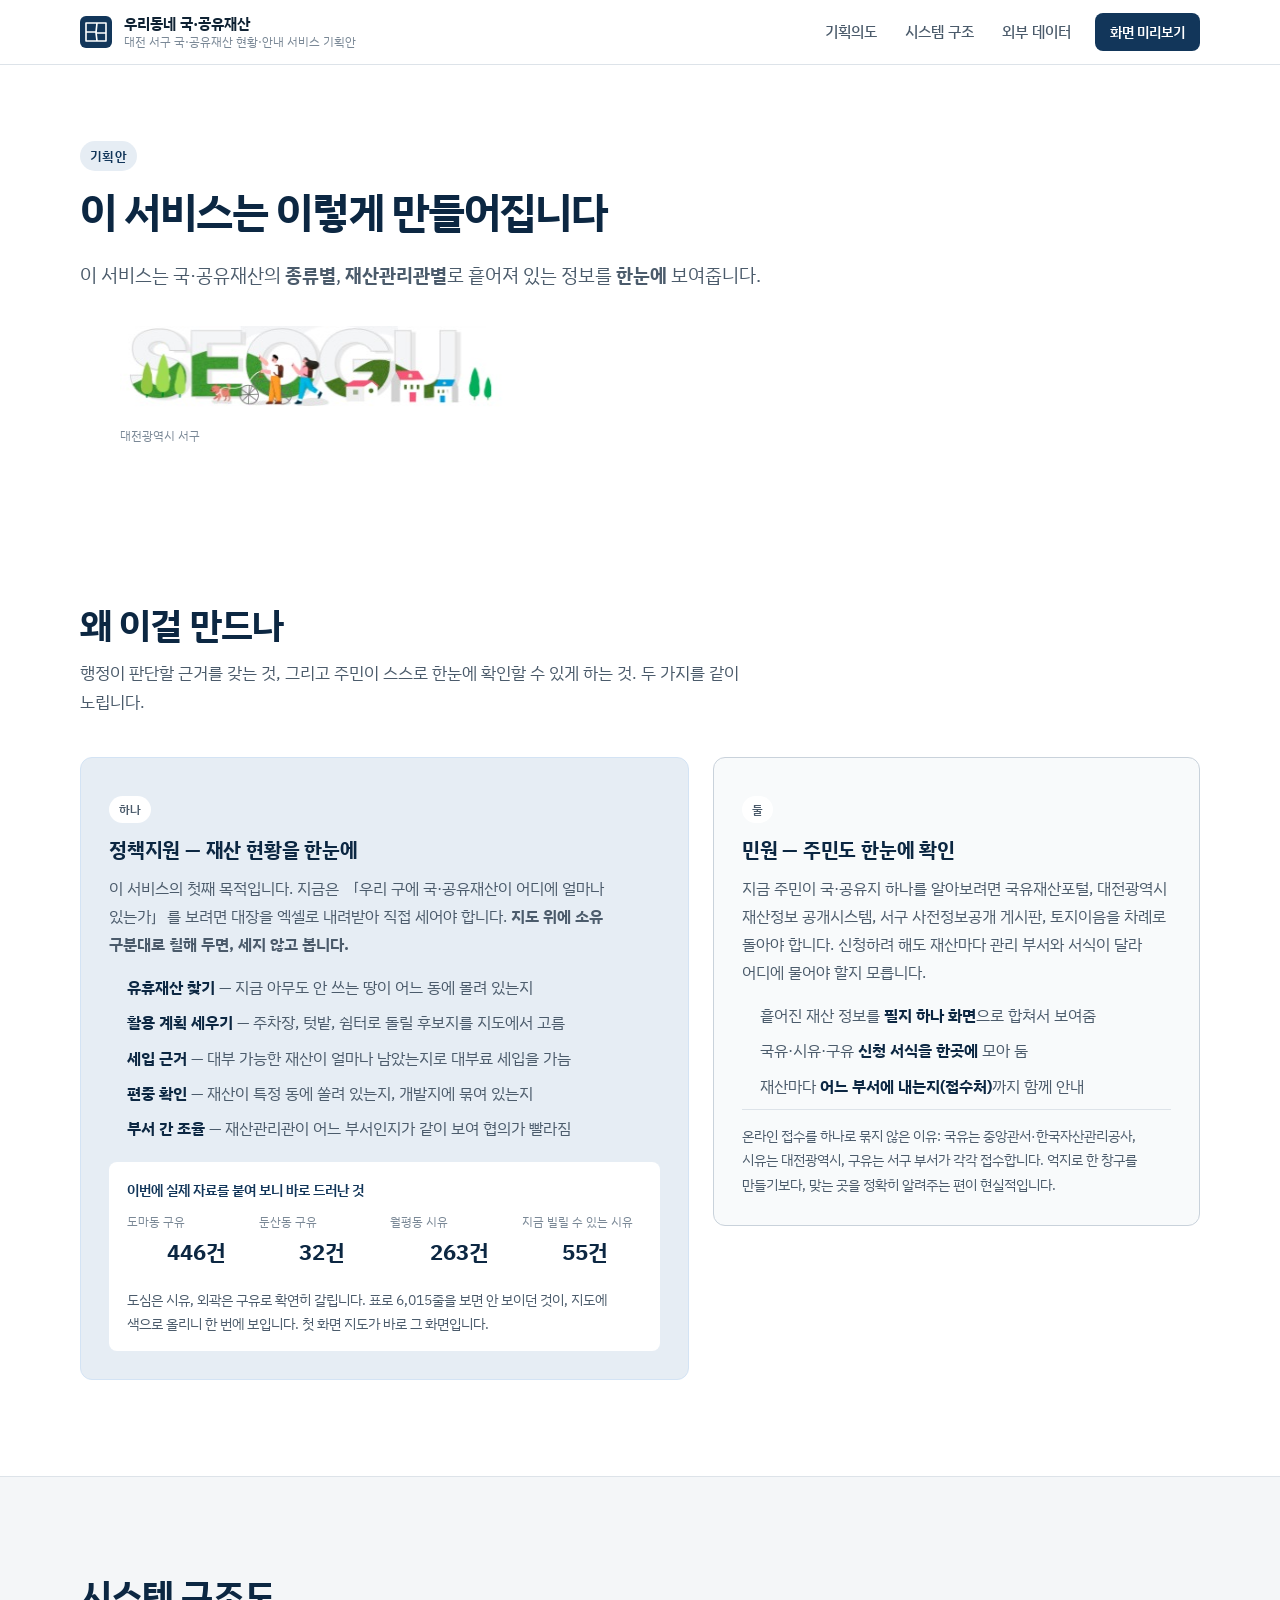
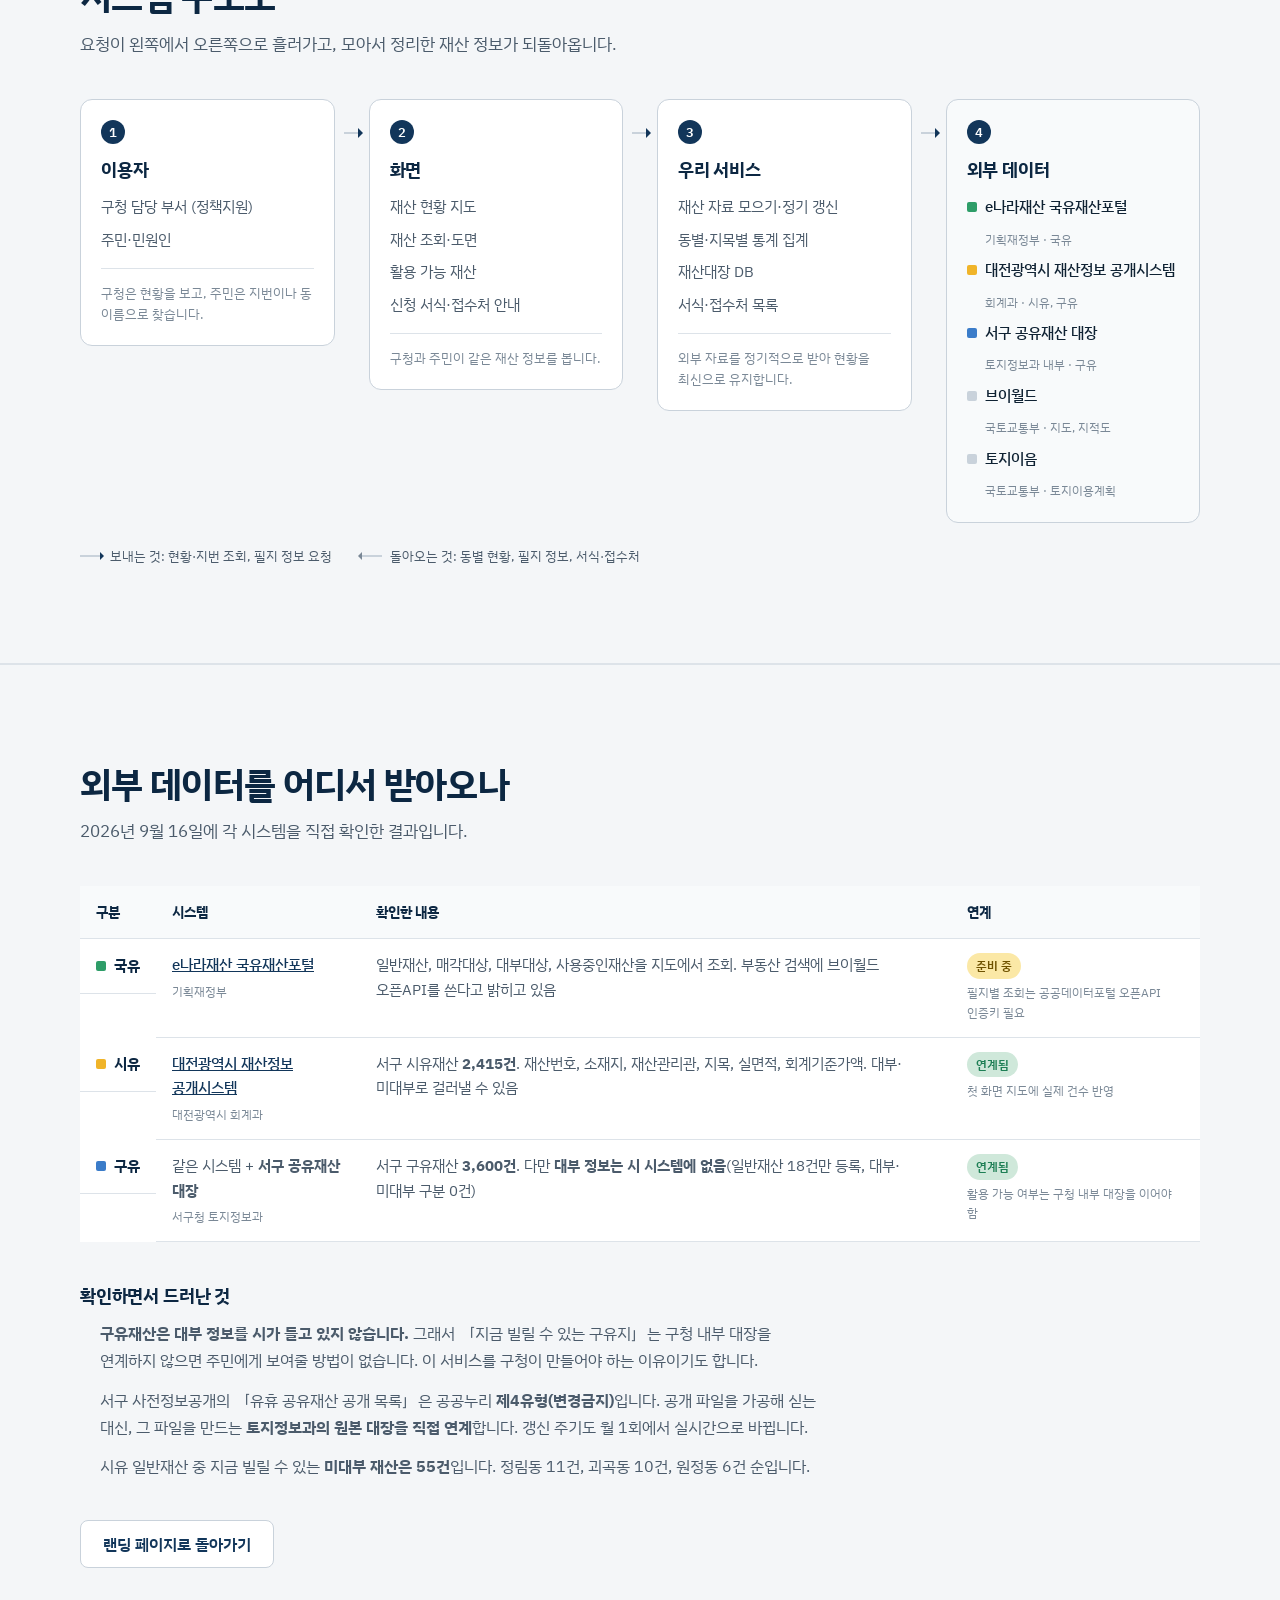
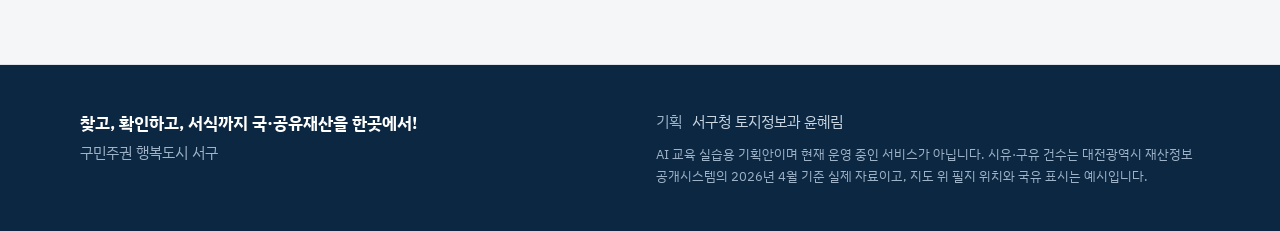
<file: architecture.html>
<!doctype html>
<html lang="ko">
<head>
  <meta charset="utf-8">
  <meta name="viewport" content="width=device-width, initial-scale=1">
  <title>이 서비스는 이렇게 만들어집니다 | 우리동네 국·공유재산 기획안</title>
  <meta name="description" content="대전 서구 국·공유재산 현황·안내 서비스의 기획의도, 시스템 구조도와 데이터 연계 계획">
  <meta property="og:type" content="website">
  <meta property="og:locale" content="ko_KR">
  <meta property="og:site_name" content="우리동네 국·공유재산">
  <meta property="og:title" content="이 서비스는 이렇게 만들어집니다">
  <meta property="og:description" content="어느 시스템에서 무엇을 받아와 어떻게 처리하는지, 시스템 구조도로 정리했습니다.">
  <meta property="og:url" content="https://seogu-land.vercel.app/architecture">
  <meta property="og:image" content="https://seogu-land.vercel.app/og-architecture-20260916.png">
  <meta property="og:image:width" content="1200">
  <meta property="og:image:height" content="630">
  <meta property="og:image:alt" content="기획안 배지와 '이 서비스는 이렇게 만들어집니다' 제목, 한 줄 설명, 그리고 SEOGU 글자 안에 나무와 주민, 집이 그려진 대전 서구 브랜드 이미지가 있는 화면.">
  <meta name="twitter:card" content="summary_large_image">
  <meta name="twitter:title" content="이 서비스는 이렇게 만들어집니다">
  <meta name="twitter:description" content="어느 시스템에서 무엇을 받아와 어떻게 처리하는지, 시스템 구조도로 정리했습니다.">
  <meta name="twitter:image" content="https://seogu-land.vercel.app/og-architecture-20260916.png">
  <meta name="twitter:image:alt" content="기획안 배지와 '이 서비스는 이렇게 만들어집니다' 제목, 한 줄 설명, 그리고 SEOGU 글자 안에 나무와 주민, 집이 그려진 대전 서구 브랜드 이미지가 있는 화면.">
  <link rel="icon" href="data:image/svg+xml,%3Csvg xmlns='http://www.w3.org/2000/svg' viewBox='0 0 32 32'%3E%3Crect width='32' height='32' rx='6' fill='%2312365A'/%3E%3Cpath d='M6 7h11l-1 9H6zM17 7h9v10h-10zM6 16h10l1 9H6zM16 17h10v8h-9z' fill='none' stroke='%23FFFFFF' stroke-width='1.6' stroke-linejoin='round'/%3E%3C/svg%3E">
  <link rel="preconnect" href="https://fonts.googleapis.com">
  <link rel="preconnect" href="https://fonts.gstatic.com" crossorigin>
  <link href="https://fonts.googleapis.com/css2?family=IBM+Plex+Sans+KR:wght@400;500;600;700&display=swap" rel="stylesheet">
  <link rel="stylesheet" href="style.css">
</head>
<body>
  <a class="skip" href="#main">본문으로 건너뛰기</a>

  <header class="topbar">
    <div class="wrap topbar-inner">
      <a class="brand" href="index.html">
        <svg class="brand-mark" viewBox="0 0 32 32" aria-hidden="true">
          <rect width="32" height="32" rx="6"/>
          <path d="M6 7h11l-1 9H6zM17 7h9v10h-10zM6 16h10l1 9H6zM16 17h10v8h-9z"/>
        </svg>
        <span class="brand-text">
          <strong>우리동네 국·공유재산</strong>
          <small>대전 서구 국·공유재산 현황·안내 서비스 기획안</small>
        </span>
      </a>
      <nav class="topnav" aria-label="섹션 이동">
        <a href="#intent">기획의도</a>
        <a href="#arch">시스템 구조</a>
        <a href="#sources">외부 데이터</a>
        <a class="btn btn-primary btn-sm" href="index.html#demo">화면 미리보기</a>
      </nav>
    </div>
  </header>

  <main id="main">
    <!-- 머리말 -->
    <section class="plan-head">
      <div class="wrap">
        <p class="plan-badge">기획안</p>
        <h1>이 서비스는 이렇게 만들어집니다</h1>
        <p class="lede">
          이 서비스는 국·공유재산의 <strong>종류별</strong>, <strong>재산관리관별</strong>로 흩어져 있는 정보를
          <strong>한눈에</strong> 보여줍니다.
        </p>
        <figure class="plan-logo">
          <img src="images/seogu-logo.jpg" width="393" height="76"
               alt="대전 서구 브랜드 이미지. SEOGU 글자 안에 나무와 주민, 집이 그려진 일러스트">
          <figcaption>대전광역시 서구</figcaption>
        </figure>
      </div>
    </section>


    <!-- 기획의도 -->
    <section class="section intent" id="intent" aria-labelledby="intent-title">
      <div class="wrap">
        <div class="section-head">
          <h2 id="intent-title">왜 이걸 만드나</h2>
          <p>행정이 판단할 근거를 갖는 것, 그리고 주민이 스스로 한눈에 확인할 수 있게 하는 것. 두 가지를 같이 노립니다.</p>
        </div>

        <div class="intent-grid">
          <article class="intent-card intent-card-main">
            <p class="intent-tag">하나</p>
            <h3>정책지원 — 재산 현황을 한눈에</h3>
            <p>
              이 서비스의 첫째 목적입니다.
              지금은 「우리 구에 국·공유재산이 어디에 얼마나 있는가」를 보려면 대장을 엑셀로 내려받아
              직접 세어야 합니다. <strong>지도 위에 소유 구분대로 칠해 두면, 세지 않고 봅니다.</strong>
            </p>
            <ul class="intent-list">
              <li><strong>유휴재산 찾기</strong> — 지금 아무도 안 쓰는 땅이 어느 동에 몰려 있는지</li>
              <li><strong>활용 계획 세우기</strong> — 주차장, 텃밭, 쉼터로 돌릴 후보지를 지도에서 고름</li>
              <li><strong>세입 근거</strong> — 대부 가능한 재산이 얼마나 남았는지로 대부료 세입을 가늠</li>
              <li><strong>편중 확인</strong> — 재산이 특정 동에 쏠려 있는지, 개발지에 묶여 있는지</li>
              <li><strong>부서 간 조율</strong> — 재산관리관이 어느 부서인지가 같이 보여 협의가 빨라짐</li>
            </ul>

            <div class="intent-proof">
              <p class="intent-proof-head">이번에 실제 자료를 붙여 보니 바로 드러난 것</p>
              <dl class="intent-figures">
                <div><dt>도마동 구유</dt><dd>446건</dd></div>
                <div><dt>둔산동 구유</dt><dd>32건</dd></div>
                <div><dt>월평동 시유</dt><dd>263건</dd></div>
                <div><dt>지금 빌릴 수 있는 시유</dt><dd>55건</dd></div>
              </dl>
              <p class="intent-proof-note">
                도심은 시유, 외곽은 구유로 확연히 갈립니다.
                표로 6,015줄을 보면 안 보이던 것이, 지도에 색으로 올리니 한 번에 보입니다.
                첫 화면 지도가 바로 그 화면입니다.
              </p>
            </div>
          </article>

          <article class="intent-card">
            <p class="intent-tag">둘</p>
            <h3>민원 — 주민도 한눈에 확인</h3>
            <p>
              지금 주민이 국·공유지 하나를 알아보려면 국유재산포털, 대전광역시 재산정보 공개시스템,
              서구 사전정보공개 게시판, 토지이음을 차례로 돌아야 합니다.
              신청하려 해도 재산마다 관리 부서와 서식이 달라 어디에 물어야 할지 모릅니다.
            </p>
            <ul class="intent-list">
              <li>흩어진 재산 정보를 <strong>필지 하나 화면</strong>으로 합쳐서 보여줌</li>
              <li>국유·시유·구유 <strong>신청 서식을 한곳에</strong> 모아 둠</li>
              <li>재산마다 <strong>어느 부서에 내는지(접수처)</strong>까지 함께 안내</li>
            </ul>
            <p class="intent-why">
              온라인 접수를 하나로 묶지 않은 이유: 국유는 중앙관서·한국자산관리공사, 시유는 대전광역시,
              구유는 서구 부서가 각각 접수합니다. 억지로 한 창구를 만들기보다, 맞는 곳을 정확히 알려주는 편이 현실적입니다.
            </p>
          </article>
        </div>
      </div>
    </section>

    <!-- 시스템 구조도 -->
    <section class="section arch" id="arch" aria-labelledby="arch-title">
      <div class="wrap">
        <div class="section-head">
          <h2 id="arch-title">시스템 구조도</h2>
          <p>요청이 왼쪽에서 오른쪽으로 흘러가고, 모아서 정리한 재산 정보가 되돌아옵니다.</p>
        </div>

        <ol class="flowmap">
          <li class="fm-col">
            <p class="fm-step">1</p>
            <h3>이용자</h3>
            <ul class="fm-list">
              <li>구청 담당 부서 (정책지원)</li>
              <li>주민·민원인</li>
            </ul>
            <p class="fm-note">구청은 현황을 보고, 주민은 지번이나 동 이름으로 찾습니다.</p>
          </li>

          <li class="fm-col">
            <p class="fm-step">2</p>
            <h3>화면</h3>
            <ul class="fm-list">
              <li>재산 현황 지도</li>
              <li>재산 조회·도면</li>
              <li>활용 가능 재산</li>
              <li>신청 서식·접수처 안내</li>
            </ul>
            <p class="fm-note">구청과 주민이 같은 재산 정보를 봅니다.</p>
          </li>

          <li class="fm-col">
            <p class="fm-step">3</p>
            <h3>우리 서비스</h3>
            <ul class="fm-list">
              <li>재산 자료 모으기·정기 갱신</li>
              <li>동별·지목별 통계 집계</li>
              <li>재산대장 DB</li>
              <li>서식·접수처 목록</li>
            </ul>
            <p class="fm-note">외부 자료를 정기적으로 받아 현황을 최신으로 유지합니다.</p>
          </li>

          <li class="fm-col fm-col-ext">
            <p class="fm-step">4</p>
            <h3>외부 데이터</h3>
            <ul class="fm-list fm-list-ext">
              <li><span class="owner-dot owner-dot-kuk" aria-hidden="true"></span>e나라재산 국유재산포털<small>기획재정부 · 국유</small></li>
              <li><span class="owner-dot owner-dot-si" aria-hidden="true"></span>대전광역시 재산정보 공개시스템<small>회계과 · 시유, 구유</small></li>
              <li><span class="owner-dot owner-dot-gu" aria-hidden="true"></span>서구 공유재산 대장<small>토지정보과 내부 · 구유</small></li>
              <li><span class="owner-dot" aria-hidden="true"></span>브이월드<small>국토교통부 · 지도, 지적도</small></li>
              <li><span class="owner-dot" aria-hidden="true"></span>토지이음<small>국토교통부 · 토지이용계획</small></li>
            </ul>
          </li>
        </ol>

        <p class="fm-legend">
          <span><span class="arrow arrow-out" aria-hidden="true"></span>보내는 것: 현황·지번 조회, 필지 정보 요청</span>
          <span><span class="arrow arrow-back" aria-hidden="true"></span>돌아오는 것: 동별 현황, 필지 정보, 서식·접수처</span>
        </p>
      </div>
    </section>

    <!-- 외부 데이터 -->
    <section class="section sources" id="sources" aria-labelledby="sources-title">
      <div class="wrap">
        <div class="section-head">
          <h2 id="sources-title">외부 데이터를 어디서 받아오나</h2>
          <p>2026년 9월 16일에 각 시스템을 직접 확인한 결과입니다.</p>
        </div>

        <div class="table-wrap">
          <table class="srctable">
            <caption class="sr-only">국·공유재산 외부 데이터 연계 검토 결과</caption>
            <thead>
              <tr><th scope="col">구분</th><th scope="col">시스템</th><th scope="col">확인한 내용</th><th scope="col">연계</th></tr>
            </thead>
            <tbody>
              <tr>
                <th scope="row"><span class="owner-dot owner-dot-kuk" aria-hidden="true"></span>국유</th>
                <td><a href="https://www.k-pis.go.kr/addMapView.do" target="_blank" rel="noopener">e나라재산 국유재산포털</a><small>기획재정부</small></td>
                <td>일반재산, 매각대상, 대부대상, 사용중인재산을 지도에서 조회. 부동산 검색에 브이월드 오픈API를 쓴다고 밝히고 있음</td>
                <td><span class="tag tag-wait">준비 중</span><small>필지별 조회는 공공데이터포털 오픈API 인증키 필요</small></td>
              </tr>
              <tr>
                <th scope="row"><span class="owner-dot owner-dot-si" aria-hidden="true"></span>시유</th>
                <td><a href="https://www.daejeon.go.kr/jaesan/PropertyList.do" target="_blank" rel="noopener">대전광역시 재산정보 공개시스템</a><small>대전광역시 회계과</small></td>
                <td>서구 시유재산 <strong>2,415건</strong>. 재산번호, 소재지, 재산관리관, 지목, 실면적, 회계기준가액. 대부·미대부로 걸러낼 수 있음</td>
                <td><span class="tag tag-ok">연계됨</span><small>첫 화면 지도에 실제 건수 반영</small></td>
              </tr>
              <tr>
                <th scope="row"><span class="owner-dot owner-dot-gu" aria-hidden="true"></span>구유</th>
                <td>같은 시스템 + <strong>서구 공유재산 대장</strong><small>서구청 토지정보과</small></td>
                <td>서구 구유재산 <strong>3,600건</strong>. 다만 <strong>대부 정보는 시 시스템에 없음</strong>(일반재산 18건만 등록, 대부·미대부 구분 0건)</td>
                <td><span class="tag tag-ok">연계됨</span><small>활용 가능 여부는 구청 내부 대장을 이어야 함</small></td>
              </tr>
            </tbody>
          </table>
        </div>

        <div class="findings">
          <h3>확인하면서 드러난 것</h3>
          <ul>
            <li>
              <strong>구유재산은 대부 정보를 시가 들고 있지 않습니다.</strong>
              그래서 「지금 빌릴 수 있는 구유지」는 구청 내부 대장을 연계하지 않으면 주민에게 보여줄 방법이 없습니다.
              이 서비스를 구청이 만들어야 하는 이유이기도 합니다.
            </li>
            <li>
              서구 사전정보공개의 「유휴 공유재산 공개 목록」은 공공누리 <strong>제4유형(변경금지)</strong>입니다.
              공개 파일을 가공해 싣는 대신, 그 파일을 만드는 <strong>토지정보과의 원본 대장을 직접 연계</strong>합니다.
              갱신 주기도 월 1회에서 실시간으로 바뀝니다.
            </li>
            <li>
              시유 일반재산 중 지금 빌릴 수 있는 <strong>미대부 재산은 55건</strong>입니다.
              정림동 11건, 괴곡동 10건, 원정동 6건 순입니다.
            </li>
          </ul>
        </div>

        <p class="plan-back"><a class="btn btn-outline" href="index.html">랜딩 페이지로 돌아가기</a></p>
      </div>
    </section>
  </main>

  <footer class="footer">
    <div class="wrap footer-inner">
      <div>
        <p class="footer-name">찾고, 확인하고, 서식까지 국·공유재산을 한곳에서!</p>
        <p class="footer-slogan">구민주권 행복도시 서구</p>
      </div>
      <div class="footer-meta">
        <p><span class="footer-label">기획</span>서구청 토지정보과 윤혜림</p>
        <p class="notice">AI 교육 실습용 기획안이며 현재 운영 중인 서비스가 아닙니다. 시유·구유 건수는 대전광역시 재산정보 공개시스템의 2026년 4월 기준 실제 자료이고, 지도 위 필지 위치와 국유 표시는 예시입니다.</p>
      </div>
    </div>
  </footer>
</body>
</html>
</file>
<file: style.css>
/* =========================================================
   우리동네 국·공유재산을 한눈에 — 기획 랜딩 페이지
   디자인: 공간정보 플랫폼형
   소유 구분 색: 국유 초록 / 시유 노랑 / 구유 파랑, 활용 가능은 빗금
   반응형 기준: 960px(태블릿) / 640px(모바일)
   ========================================================= */

:root {
  --bg: #f4f6f8;
  --surface: #ffffff;
  --surface-2: #f8fafb;
  --ink: #0f2233;
  --ink-soft: #4b5b6b;
  --ink-mute: #7a8896;
  --line: #dde3e9;
  --line-strong: #c9d2db;

  --navy: #12365a;
  --navy-deep: #0c2742;
  --navy-tint: #e6edf4;

  --kuk: #1e7f55;        /* 국유 */
  --kuk-mid: #2e9d68;
  --kuk-tint: #cfe8da;
  --si: #b58600;         /* 시유 */
  --si-mid: #f0b429;
  --si-tint: #fbe8a6;
  --si-text: #6f5200;
  --gu: #2f6fb0;         /* 구유 */
  --gu-mid: #3b7cc9;
  --gu-tint: #d3e3f4;

  --hatch-line: rgba(15, 34, 51, 0.6);
  --hatch: repeating-linear-gradient(45deg, var(--hatch-line) 0 1.5px, transparent 1.5px 5px);

  --map-base: #eef1f4;
  --map-parcel: #fbfcfd;
  --map-line: #9aa7b4;

  --font: "IBM Plex Sans KR", "Apple SD Gothic Neo", "Malgun Gothic", sans-serif;
  --gutter: clamp(16px, 4vw, 40px);
  --r-lg: 12px;
  --r-md: 8px;
  --r-sm: 4px;
}

*, *::before, *::after { box-sizing: border-box; }

html { scroll-behavior: smooth; scroll-padding-top: 76px; }
@media (prefers-reduced-motion: reduce) { html { scroll-behavior: auto; } }

body {
  margin: 0;
  font-family: var(--font);
  font-size: 1rem;
  line-height: 1.7;
  color: var(--ink);
  background: var(--surface);
  word-break: keep-all;
  overflow-wrap: break-word;
  -webkit-text-size-adjust: 100%;
}

h1, h2, h3, p { margin: 0; }
ul, ol { margin: 0; padding: 0; list-style: none; }
img, svg { max-width: 100%; }
button, input { font: inherit; color: inherit; }

.wrap { width: 100%; max-width: 1200px; margin-inline: auto; padding-inline: var(--gutter); }

:focus-visible { outline: 3px solid var(--gu); outline-offset: 2px; border-radius: var(--r-sm); }

.skip {
  position: absolute; left: 12px; top: -48px; z-index: 30;
  background: var(--navy); color: #fff; padding: 8px 14px; border-radius: var(--r-md);
}
.skip:focus { top: 12px; }
.sr-only { position: absolute; width: 1px; height: 1px; overflow: hidden; clip: rect(0 0 0 0); white-space: nowrap; }

/* ---------- 상단 바 ---------- */
.topbar {
  position: sticky; top: 0; z-index: 20;
  background: rgba(255, 255, 255, 0.94);
  backdrop-filter: blur(8px);
  border-bottom: 1px solid var(--line);
}
.topbar-inner { display: flex; align-items: center; justify-content: space-between; gap: 16px; min-height: 64px; }
.brand { display: flex; align-items: center; gap: 12px; color: var(--ink); text-decoration: none; }
.brand-mark { width: 32px; height: 32px; flex: none; }
.brand-mark rect { fill: var(--navy); }
.brand-mark path { fill: none; stroke: #fff; stroke-width: 1.6; stroke-linejoin: round; }
.brand-text { display: flex; flex-direction: column; line-height: 1.25; }
.brand-text strong { font-size: 0.9375rem; font-weight: 700; }
.brand-text small { font-size: 0.75rem; color: var(--ink-mute); }
.topnav { display: flex; align-items: center; gap: 4px; }
.topnav a:not(.btn) {
  color: var(--ink-soft); text-decoration: none; font-size: 0.9375rem; font-weight: 500;
  padding: 8px 12px; border-radius: var(--r-md);
}
.topnav a:not(.btn):hover { color: var(--navy); background: var(--navy-tint); }
.topnav .btn { margin-left: 8px; }

/* ---------- 버튼 ---------- */
.btn {
  display: inline-flex; align-items: center; justify-content: center;
  min-height: 48px; padding: 0 22px; border-radius: var(--r-md);
  font-weight: 600; font-size: 1rem; text-decoration: none; border: 1px solid transparent;
  transition: background-color .15s, border-color .15s, color .15s;
}
.btn-sm { min-height: 38px; padding: 0 14px; font-size: 0.875rem; }
.btn-primary { background: var(--navy); color: #fff; }
.btn-primary:hover { background: var(--navy-deep); }
.btn-outline { background: var(--surface); color: var(--navy); border-color: var(--line-strong); }
.btn-outline:hover { border-color: var(--navy); }

/* ---------- 1. 첫 화면 ---------- */
.hero {
  padding-block: clamp(40px, 6vw, 80px);
  background-color: var(--bg);
  background-image:
    linear-gradient(rgba(18, 54, 90, 0.045) 1px, transparent 1px),
    linear-gradient(90deg, rgba(18, 54, 90, 0.045) 1px, transparent 1px);
  background-size: 48px 48px;
  border-bottom: 1px solid var(--line);
}
.hero-inner {
  display: grid;
  grid-template-columns: minmax(0, 1fr) minmax(0, 1.12fr);
  gap: clamp(32px, 4.5vw, 64px);
  align-items: center;
}
/* 첫 화면 뒤로 천천히 흐르는 수채화 색 */
.hero { position: relative; overflow: hidden; isolation: isolate; }
.hero::before {
  content: ""; position: absolute; inset: -20%; z-index: -1; pointer-events: none;
  background:
    radial-gradient(38% 46% at 18% 28%, rgba(127, 196, 216, 0.30), transparent 70%),
    radial-gradient(34% 42% at 82% 18%, rgba(169, 200, 240, 0.34), transparent 70%),
    radial-gradient(42% 48% at 64% 88%, rgba(181, 184, 238, 0.26), transparent 70%);
}
@media (prefers-reduced-motion: no-preference) {
  .hero::before { animation: wash-drift 26s ease-in-out infinite alternate; }
}
@keyframes wash-drift {
  from { transform: translate3d(-3%, -2%, 0) scale(1); }
  to { transform: translate3d(3%, 3%, 0) scale(1.08); }
}

.slogan {
  display: flex; align-items: center; gap: 10px;
  font-size: 0.9375rem; font-weight: 600; color: var(--kuk); margin-bottom: 18px;
}
.slogan::before { content: ""; width: 24px; height: 2px; background: var(--kuk); }
.hero h1 {
  font-size: clamp(2.125rem, 3.7vw, 3.25rem);
  line-height: 1.22; letter-spacing: -0.035em; font-weight: 700; color: var(--navy-deep);
}
.hero h1 span { display: block; }
.lede { margin-top: 22px; font-size: clamp(1.0625rem, 1.5vw, 1.25rem); font-weight: 500; line-height: 1.6; max-width: 30em; text-wrap: balance; }
.lede-sub { margin-top: 10px; color: var(--ink-soft); max-width: 34em; text-wrap: pretty; }
.hero-actions { display: flex; flex-wrap: wrap; gap: 10px; margin-top: 28px; }

.hero-meta { margin: 32px 0 0; display: grid; border-top: 1px solid var(--line-strong); max-width: 30rem; }
.hero-meta div { display: grid; grid-template-columns: 3.5em minmax(0, 1fr); gap: 12px; padding: 10px 0; border-bottom: 1px solid var(--line); font-size: 0.9375rem; }
.hero-meta dt { font-weight: 700; color: var(--navy); }
.hero-meta dd { margin: 0; color: var(--ink-soft); }

/* GIS 앱 창 */
.gis {
  margin: 0; background: var(--surface);
  border: 1px solid var(--line-strong); border-radius: var(--r-lg); overflow: hidden;
}
.gis-bar {
  display: flex; align-items: center; justify-content: space-between; gap: 12px;
  padding: 10px 14px; border-bottom: 1px solid var(--line); background: var(--surface);
}
.gis-title { font-weight: 700; font-size: 0.9375rem; color: var(--navy-deep); }
.gis-search {
  display: inline-flex; align-items: center; gap: 8px; min-width: 190px;
  padding: 6px 12px; border: 1px solid var(--line); border-radius: var(--r-md);
  background: var(--surface-2); color: var(--ink-mute); font-size: 0.8125rem;
}
.gis-search svg { width: 14px; height: 14px; fill: none; stroke: var(--ink-mute); stroke-width: 1.6; stroke-linecap: round; }
.gis-body { display: grid; grid-template-columns: 148px minmax(0, 1fr); }

.gis-layers { margin: 0; padding: 14px 12px; border: 0; border-right: 1px solid var(--line); background: var(--surface-2); min-width: 0; }
.gis-layers legend { float: left; width: 100%; padding: 0; margin-bottom: 8px; font-size: 0.75rem; font-weight: 700; color: var(--ink-mute); }
.gis-layers label {
  display: flex; align-items: center; gap: 8px; padding: 6px 4px; border-radius: var(--r-sm);
  font-size: 0.8125rem; font-weight: 500; cursor: pointer; clear: both;
}
.gis-layers label:hover { background: var(--navy-tint); }
.gis-layers input { width: 15px; height: 15px; margin: 0; accent-color: var(--navy); flex: none; }
.lyr { width: 14px; height: 11px; border-radius: 2px; flex: none; }
.lyr-dong { border: 1.5px solid var(--navy); background: var(--map-parcel); }
.lyr-kuk { background: var(--kuk-mid); border: 1px solid var(--kuk); }
.lyr-si { background: var(--si-mid); border: 1px solid var(--si); }
.lyr-gu { background: var(--gu-mid); border: 1px solid var(--gu); }
.lyr-use { background: var(--hatch), #fff; border: 1px solid var(--ink-soft); }
.lyr-route { height: 0; border-top: 2px dashed var(--navy); }

.gis-map { position: relative; height: clamp(460px, 64vh, 620px); background: var(--map-base); overflow: hidden; }
.gis-svg { display: block; width: 100%; height: 100%; }
.gis-hud {
  position: absolute; left: 12px; top: 12px;
  padding: 8px 12px; border-radius: var(--r-md);
  background: rgba(12, 39, 66, 0.92); color: #fff; min-width: 172px;
}
.gis-hud-head { display: flex; align-items: center; gap: 7px; font-size: 0.75rem; font-weight: 700; line-height: 1.4; }
.gis-rec { width: 7px; height: 7px; border-radius: 50%; background: #ff5a5f; }
.gis-hud-meta { margin-left: auto; padding-left: 10px; font-weight: 500; color: #9fb4c8; }
.gis-hud-status { margin-top: 2px; font-size: 0.8125rem; font-weight: 500; color: #dce7f1; line-height: 1.4; }
.gis-zoom {
  position: absolute; right: 12px; top: 12px; display: flex; flex-direction: column;
  background: var(--surface); border: 1px solid var(--line-strong); border-radius: var(--r-md); overflow: hidden;
}
.gis-zoom button {
  width: 34px; height: 34px; padding: 0; border: 0; background: var(--surface); cursor: pointer;
  font-size: 1.125rem; font-weight: 600; line-height: 1; color: var(--ink-soft);
}
.gis-zoom button + button { border-top: 1px solid var(--line); }
.gis-zoom button:hover { color: var(--navy); }
.gis-zoom button[aria-pressed="true"] { color: var(--navy); background: var(--navy-tint); }
.gis-north { position: absolute; right: 16px; bottom: 12px; width: 20px; }
.gis-north svg { display: block; width: 20px; height: 28px; }
.gis-north path { fill: var(--navy); }
.gis-north text { fill: var(--navy); font-size: 8px; font-weight: 700; text-anchor: middle; }
.gis-status {
  display: flex; flex-wrap: wrap; align-items: center; gap: 4px 18px;
  padding: 8px 14px; border-top: 1px solid var(--line); background: var(--surface);
  font-size: 0.75rem; color: var(--ink-mute);
}
.gis-sample { margin-left: auto; font-weight: 700; color: var(--navy); background: var(--navy-tint); padding: 1px 8px; border-radius: var(--r-sm); }

/* 첫 화면 지도: 행정동 지도와 필지 표시 */
.hm-base { fill: var(--map-base); }
/* 수채화 그라데이션 위에 흰 행정동 경계선 */
.hm-wash { opacity: 0.72; }
#hero-svg .dong { fill: none; stroke: #fff; stroke-width: 3; stroke-linejoin: round; transition: stroke-opacity .2s; }
#hero-svg .outline { fill: none; stroke: var(--navy); stroke-width: 4; stroke-linejoin: round; }
#hero-svg .name {
  font-family: var(--font); font-size: 20px; font-weight: 600; fill: var(--ink-soft);
  text-anchor: middle; dominant-baseline: central;
  paint-order: stroke; stroke: var(--map-parcel); stroke-width: 4px; stroke-linejoin: round;
}
#hero-svg .neighbor { font-family: var(--font); font-size: 30px; font-weight: 700; fill: #aab4be; text-anchor: middle; dominant-baseline: central; }
#hm-labels { transition: opacity .2s; }
.hm-lot-body { stroke: #fff; stroke-width: 2; }
.hm-lot-kuk .hm-lot-body { fill: var(--kuk-mid); }
.hm-lot-si .hm-lot-body { fill: var(--si-mid); }
.hm-lot-gu .hm-lot-body { fill: var(--gu-mid); }
.hm-hatch { pointer-events: none; }
.hm-landmark rect { fill: #d4dce4; stroke: var(--navy); stroke-width: 1.5; }
.hm-landmark path { stroke: var(--navy); stroke-width: 2; }
.hm-label { fill: var(--navy-deep); font-size: 15px; font-weight: 700; text-anchor: middle; paint-order: stroke; stroke: var(--map-parcel); stroke-width: 4px; }
.hm-route { fill: none; stroke: var(--navy); stroke-width: 2; stroke-dasharray: 7 6; opacity: 0.6; transition: opacity .2s; }
.hm-marker circle { fill: var(--navy); stroke: #fff; stroke-width: 2; }
.hm-marker text { fill: #fff; font-size: 12px; font-weight: 700; text-anchor: middle; dominant-baseline: central; }

/* 레이어 켜고 끄기 */
.hide-dong .dong { stroke-opacity: 0.15; }
.hide-dong #hm-labels { opacity: 0; }
.hide-kuk .hm-lot-kuk,
.hide-si .hm-lot-si,
.hide-gu .hm-lot-gu,
.hide-use .hm-hatch { display: none; }
.hide-route .hm-route { opacity: 0; }

/* 드론 조사 */
.hm-drone-shadow { fill: rgba(15, 34, 51, 0.16); stroke: rgba(15, 34, 51, 0.16); }
.hm-drone .hm-arm { stroke: var(--navy-deep); stroke-width: 4; stroke-linecap: round; }
.hm-drone .hm-rotor { fill: rgba(255, 255, 255, 0.8); stroke: var(--navy-deep); stroke-width: 1.2; }
.hm-drone .hm-prop { stroke: var(--navy-deep); stroke-width: 2; stroke-linecap: round; }
.hm-drone .hm-body { fill: var(--navy-deep); }
.hm-drone .hm-cam { fill: #6fb1e8; }
.hm-drone .hm-led { fill: #3ddc84; }
.hm-scan { opacity: 0; transition: opacity .3s; }
.hm-scan.is-on { opacity: 1; }
.hm-scan-area { fill: rgba(18, 54, 90, 0.1); }
.hm-scan-frame { fill: none; stroke: var(--navy); stroke-width: 2.4; stroke-linecap: square; }
.hm-scan-pulse { fill: none; stroke: var(--navy); stroke-width: 2; opacity: 0; }
.hm-scan-line { fill: var(--navy); opacity: 0.6; }
.hm-chip { opacity: 0; transform: translateY(4px); transition: opacity .35s, transform .35s; }
.hm-done.is-on .hm-chip { opacity: 1; transform: none; }
.hm-chip rect { fill: #fff; stroke: var(--line-strong); stroke-width: 1; }
.hm-chip circle { fill: var(--kuk); }
.hm-chip path { fill: none; stroke: #fff; stroke-width: 1.7; stroke-linecap: round; stroke-linejoin: round; }
.hm-chip text { fill: var(--ink); font-size: 11px; font-weight: 600; dominant-baseline: central; }

@media (prefers-reduced-motion: no-preference) {
  .hm-prop { transform-box: fill-box; transform-origin: center; animation: spin .16s linear infinite; }
  .hm-led, .gis-rec { animation: blink 1.2s ease-in-out infinite; }
  .hm-scan.is-on .hm-scan-pulse { transform-box: fill-box; transform-origin: center; animation: pulse 1.1s ease-out infinite; }
  .hm-scan.is-on .hm-scan-line { animation: sweep 1.1s ease-in-out infinite alternate; }
}
@keyframes spin { to { transform: rotate(360deg); } }
@keyframes blink { 50% { opacity: 0.3; } }
@keyframes pulse { from { transform: scale(.2); opacity: .9; } to { transform: scale(1); opacity: 0; } }
@keyframes sweep { from { transform: translateY(-28px); } to { transform: translateY(28px); } }

/* ---------- 공통 섹션 ---------- */
.section { padding-block: clamp(56px, 7.5vw, 96px); }
.problem, .demo, .flow, .roadmap { background: var(--surface); }
.features, .forms, .effects { background: var(--bg); border-block: 1px solid var(--line); }
.section-head { max-width: 42rem; margin-bottom: clamp(28px, 3.5vw, 40px); }
.section-head h2 { font-size: clamp(1.625rem, 3vw, 2.25rem); line-height: 1.3; letter-spacing: -0.025em; color: var(--navy-deep); }
.section-head p { margin-top: 10px; color: var(--ink-soft); font-size: 1.0625rem; }
h3 { font-size: 1.125rem; line-height: 1.45; letter-spacing: -0.01em; }

.icon {
  display: grid; place-items: center; width: 40px; height: 40px; flex: none;
  border-radius: var(--r-md); background: var(--navy-tint); color: var(--navy);
}
.icon svg { width: 22px; height: 22px; fill: none; stroke: currentColor; stroke-width: 1.7; stroke-linecap: round; stroke-linejoin: round; }

/* ---------- 2. 문제 ---------- */
.pains { display: grid; grid-template-columns: repeat(3, minmax(0, 1fr)); border: 1px solid var(--line); border-radius: var(--r-lg); overflow: hidden; }
.pains li { padding: clamp(22px, 2.6vw, 30px); background: var(--surface); }
.pains li + li { border-left: 1px solid var(--line); }
.pains h3 { margin-top: 16px; }
.pains p { margin-top: 6px; color: var(--ink-soft); font-size: 0.9375rem; }

/* 현행 → 개선 비교표 */
.compare { margin-top: clamp(28px, 3.5vw, 40px); }
.compare-title { font-weight: 700; font-size: 1.125rem; color: var(--navy-deep); margin-bottom: 12px; }
.compare-table {
  width: 100%; border-collapse: separate; border-spacing: 0; table-layout: fixed;
  border: 1px solid var(--line); border-radius: var(--r-lg); overflow: hidden; font-size: 0.9375rem;
}
.compare-table th, .compare-table td { padding: 14px 18px; text-align: left; vertical-align: top; border-bottom: 1px solid var(--line); }
.compare-table tbody tr:last-child > * { border-bottom: 0; }
.compare-table thead th { font-size: 0.875rem; font-weight: 700; }
.compare-table thead th:first-child, .compare-table tbody th { width: 8.5em; background: var(--surface-2); color: var(--ink-soft); font-weight: 600; }
.compare-table .col-now { background: var(--surface-2); color: var(--ink-soft); }
.compare-table .col-new { background: var(--navy-tint); color: var(--navy-deep); font-weight: 500; }
.compare-table thead .col-new { background: var(--navy); color: #fff; }
.compare-table td.col-now, .compare-table tbody th, .compare-table thead th:first-child { border-right: 1px solid var(--line); }
.sys-list { list-style: none; display: grid; gap: 8px; }
.sys-list li { display: flex; align-items: center; gap: 8px; }
.sys-list strong { color: var(--ink); }
.program-name { font-size: 1.125rem; font-weight: 700; line-height: 1.45; color: var(--navy-deep); }
.compare-note { margin-top: 8px; font-size: 0.8125rem; font-weight: 400; color: var(--ink-mute); }
.compare-table .col-new .compare-note { color: var(--navy); }

@media (max-width: 640px) {
  /* 좁은 화면에서는 줄마다 현행·개선을 위아래로 */
  .compare-table, .compare-table tbody, .compare-table tr, .compare-table th, .compare-table td { display: block; width: auto; }
  .compare-table thead { position: absolute; width: 1px; height: 1px; overflow: hidden; clip: rect(0 0 0 0); }
  .compare-table tbody th { width: auto; border-bottom: 0; border-right: 0; padding-bottom: 6px; }
  .compare-table td { border-bottom: 0; }
  .compare-table td.col-now { border-right: 0; }
  .compare-table td::before { content: attr(data-label); display: block; margin-bottom: 4px; font-size: 0.75rem; font-weight: 700; }
  .compare-table tbody tr:not(:last-child) { border-bottom: 1px solid var(--line); }
}

/* ---------- 3. 기능 ---------- */
.sheets { display: grid; grid-template-columns: repeat(2, minmax(0, 1fr)); gap: clamp(14px, 2vw, 20px); }
.sheet {
  display: flex; flex-direction: column;
  padding: clamp(22px, 2.6vw, 28px); background: var(--surface);
  border: 1px solid var(--line); border-radius: var(--r-lg);
}
.feature-head { display: flex; align-items: center; gap: 12px; }
/* 기능 카드 위의 쓰임 표시: 정책지원 / 민원 안내 */
.sheet > .sheet-tag {
  align-self: flex-start; margin: 0 0 12px; padding: 3px 10px; border-radius: 999px;
  background: var(--navy); color: #fff; font-size: 0.75rem; font-weight: 600;
}
.sheet > .sheet-tag-civil { background: var(--navy-tint); color: var(--navy); }
.sheet > .sheet-tag-both { background: var(--surface-2); color: var(--ink-soft); border: 1px solid var(--line); }
.sheet h3 { font-size: 1.1875rem; }
.sheet > p { margin-top: 12px; color: var(--ink-soft); font-size: 0.9375rem; }

.mini-facts, .mini-docs, .mini-list, .mini-drawings { margin-top: 18px; }
.mini-facts { display: grid; grid-template-columns: repeat(3, minmax(0, 1fr)); border: 1px solid var(--line); border-radius: var(--r-md); overflow: hidden; }
.mini-facts div { padding: 8px 12px; border-right: 1px solid var(--line); border-bottom: 1px solid var(--line); background: var(--surface-2); }
.mini-facts div:first-child { grid-column: span 2; }
.mini-facts div:last-child { grid-column: 1 / -1; border-bottom: 0; }
.mini-facts dt { font-size: 0.75rem; color: var(--ink-mute); }
.mini-facts dd { margin: 0; font-weight: 600; font-size: 0.9375rem; }

.mini-docs { display: grid; gap: 8px; }
.mini-docs li {
  display: flex; align-items: center; justify-content: space-between; gap: 10px;
  padding: 10px 14px; background: var(--surface-2); border: 1px solid var(--line); border-radius: var(--r-md);
  font-weight: 500; font-size: 0.9375rem;
}
.mini-docs li::after { content: attr(data-to); font-size: 0.75rem; font-weight: 600; color: var(--navy); text-align: right; }

.mini-list { border: 1px solid var(--line); border-radius: var(--r-md); overflow: hidden; }
.mini-list li { display: flex; align-items: center; gap: 10px; padding: 10px 14px; font-weight: 600; font-size: 0.9375rem; background: var(--surface-2); }
.mini-list li + li { border-top: 1px solid var(--line); }
.mini-list li span:last-child { margin-left: auto; font-weight: 400; color: var(--ink-soft); font-size: 0.875rem; }
.dot { width: 14px; height: 11px; border-radius: 2px; flex: none; background: var(--hatch), var(--kuk-mid); border: 1px solid var(--kuk); }

.mini-drawings { display: grid; grid-template-columns: repeat(3, minmax(0, 1fr)); gap: 10px; }
.mini-drawings figure { margin: 0; }
.mini-drawings svg { display: block; width: 100%; height: auto; background: #fff; border: 1px solid var(--line); border-radius: var(--r-sm); }
.mini-drawings figcaption { font-size: 0.8125rem; color: var(--ink-soft); margin-top: 6px; text-align: center; }
.md-lines path { fill: none; stroke: var(--ink-soft); stroke-width: 1; }
.md-target { fill: var(--navy-tint); stroke: var(--navy); stroke-width: 1.8; }
.mini-drawings text { font-size: 10px; font-weight: 700; fill: var(--ink); text-anchor: middle; }
.md-road { fill: var(--map-base); }
.md-blocks path { fill: var(--surface-2); stroke: var(--line-strong); }
.md-pin { fill: var(--navy); stroke: #fff; stroke-width: 1.5; }
.md-cur-target { fill: none; stroke: #ffd84d; stroke-width: 2; stroke-dasharray: 4 3; }

/* ---------- 4. 데모 ---------- */
.demo-board { display: grid; grid-template-columns: minmax(0, 1.25fr) minmax(0, 1fr); gap: clamp(14px, 2vw, 24px); align-items: start; }
.demo-map-panel { background: var(--surface); border: 1px solid var(--line-strong); border-radius: var(--r-lg); overflow: hidden; }
@media (min-width: 961px) { .demo-map-panel { position: sticky; top: 84px; } }
.demo-map-bar {
  display: flex; flex-wrap: wrap; align-items: center; justify-content: space-between; gap: 8px 16px;
  padding: 10px 14px; border-bottom: 1px solid var(--line);
}
.sample-badge { font-size: 0.75rem; font-weight: 700; color: var(--navy); background: var(--navy-tint); padding: 2px 8px; border-radius: var(--r-sm); }
.demo-map { display: block; width: 100%; height: auto; background: var(--map-base); touch-action: manipulation; }

.legend { display: flex; flex-wrap: wrap; gap: 6px 16px; font-size: 0.875rem; color: var(--ink-soft); }
.legend li { display: flex; align-items: center; gap: 7px; }
.legend-sm { font-size: 0.8125rem; gap: 4px 14px; }
.swatch { width: 14px; height: 12px; border-radius: 2px; }
.swatch-kuk { background: var(--kuk-tint); border: 1px solid var(--kuk); }
.swatch-si { background: var(--si-tint); border: 1px solid var(--si); }
.swatch-gu { background: var(--gu-tint); border: 1px solid var(--gu); }
.swatch-use { background: var(--hatch), #fff; border: 1px solid var(--ink-soft); }

.demo-map .road { fill: #fff; }
.demo-map .road-name { fill: var(--ink-mute); font-size: 11px; font-weight: 500; }
.demo-map .lot-private { fill: var(--map-parcel); stroke: var(--map-line); stroke-width: 0.8; }
.demo-map .parcel { stroke-width: 1.4; cursor: pointer; transition: fill .15s; }
.demo-map .parcel-kuk { fill: var(--kuk-tint); stroke: var(--kuk); }
.demo-map .parcel-si { fill: var(--si-tint); stroke: var(--si); }
.demo-map .parcel-gu { fill: var(--gu-tint); stroke: var(--gu); }
.demo-map .parcel-kuk:hover { fill: #b5dcc6; }
.demo-map .parcel-si:hover { fill: #f7da7c; }
.demo-map .parcel-gu:hover { fill: #bcd4ee; }
.demo-map .parcel:focus { outline: none; }
.demo-map .parcel:focus-visible { stroke: var(--navy); stroke-width: 4; }
.demo-map .parcel.is-selected { stroke: var(--navy); stroke-width: 4; }
.demo-map .parcel-hatch { pointer-events: none; }
.demo-map .parcel-no {
  font-size: 12px; font-weight: 700; fill: var(--ink); text-anchor: middle; pointer-events: none;
  paint-order: stroke; stroke: #fff; stroke-width: 3px; stroke-linejoin: round;
}

.demo-card {
  background: var(--surface); border: 1px solid var(--line-strong); border-radius: var(--r-lg);
  padding: clamp(18px, 2.4vw, 24px);
}
.card-tags { display: flex; flex-wrap: wrap; gap: 6px; }
.owner-chip, .status-chip { font-size: 0.75rem; font-weight: 700; padding: 2px 8px; border-radius: var(--r-sm); }
.owner-kuk { background: var(--kuk); color: #fff; }
.owner-si { background: var(--si-mid); color: var(--si-text); }
.owner-gu { background: var(--gu); color: #fff; }
.status-chip { background: var(--surface-2); border: 1px solid var(--line-strong); color: var(--ink-soft); }
.status-available { background: var(--hatch), #fff; border-color: var(--ink-soft); color: var(--ink); text-shadow: 0 0 3px #fff, 0 0 3px #fff; }
.demo-card h3 { font-size: 1.5rem; margin-top: 10px; letter-spacing: -0.02em; color: var(--navy-deep); }

.card-facts { margin: 14px 0 0; display: grid; grid-template-columns: 1fr 1fr; border-top: 1px solid var(--line); }
.card-facts div { padding: 10px 0; border-bottom: 1px solid var(--line); }
.card-facts div:nth-child(odd) { padding-right: 12px; }
.card-facts .wide { grid-column: 1 / -1; }
.card-facts dt { font-size: 0.75rem; color: var(--ink-mute); }
.card-facts dd { margin: 2px 0 0; font-weight: 500; }

.zoning { margin-top: 16px; padding: 14px 16px; background: var(--surface-2); border: 1px solid var(--line); border-radius: var(--r-md); }
.zoning-head { display: flex; align-items: center; gap: 8px; margin-bottom: 8px; }
.zoning-title { font-weight: 700; font-size: 0.9375rem; color: var(--navy-deep); }
.zoning-badge { font-size: 0.6875rem; font-weight: 700; color: var(--navy); background: var(--navy-tint); padding: 1px 7px; border-radius: var(--r-sm); }
.zoning-list { margin: 0; display: grid; gap: 6px; }
.zoning-list div { display: grid; grid-template-columns: 7.5em minmax(0, 1fr); gap: 8px; font-size: 0.9375rem; line-height: 1.5; }
.zoning-list dt { color: var(--ink-mute); }
.zoning-list dd { margin: 0; font-weight: 500; }
.eum-link {
  display: inline-flex; align-items: center; gap: 6px; margin-top: 12px; min-height: 38px; padding: 0 14px;
  border: 1px solid var(--line-strong); border-radius: var(--r-md); background: var(--surface);
  color: var(--navy); font-weight: 600; font-size: 0.875rem; text-decoration: none;
}
.eum-link:hover { border-color: var(--navy); }
.eum-link svg { width: 14px; height: 14px; fill: none; stroke: currentColor; stroke-width: 1.6; stroke-linecap: round; stroke-linejoin: round; }
.zoning-hint { margin-top: 8px; font-size: 0.8125rem; color: var(--ink-mute); }

.drawing { margin-top: 18px; }
.drawing-head { display: flex; flex-wrap: wrap; align-items: center; justify-content: space-between; gap: 8px 12px; margin-bottom: 8px; }
.drawing-title { font-weight: 700; font-size: 0.9375rem; color: var(--navy-deep); }
.drawing-note { margin-top: 8px; font-size: 0.8125rem; color: var(--ink-mute); text-align: center; }
.seg { display: inline-flex; padding: 3px; gap: 2px; background: var(--bg); border: 1px solid var(--line); border-radius: var(--r-md); }
.seg button {
  min-height: 32px; padding: 0 12px; border: 0; border-radius: 6px; background: transparent; cursor: pointer;
  font-size: 0.8125rem; font-weight: 500; color: var(--ink-soft);
}
.seg button[aria-pressed="true"] { background: var(--surface); color: var(--navy); font-weight: 700; box-shadow: 0 0 0 1px var(--line-strong); }
.drawing-svg { display: block; width: 100%; max-width: 480px; margin-inline: auto; height: auto; aspect-ratio: 4 / 3; background: #fff; border: 1px solid var(--line); border-radius: var(--r-sm); }
.drawing-svg .dw-lot { fill: none; stroke: var(--ink-soft); stroke-width: 1; vector-effect: non-scaling-stroke; }
.drawing-svg .dw-target { fill: var(--navy-tint); stroke: var(--navy); stroke-width: 2.5; vector-effect: non-scaling-stroke; }
.drawing-svg .dw-label { font-weight: 700; fill: var(--ink); text-anchor: middle; }
.drawing-svg .dw-sub { fill: var(--ink-soft); text-anchor: middle; }
.drawing-svg .dw-road { fill: var(--map-base); }
.drawing-svg .dw-block { fill: var(--surface-2); stroke: var(--line-strong); stroke-width: 1; vector-effect: non-scaling-stroke; }
.drawing-svg .dw-pin { fill: var(--navy); stroke: #fff; stroke-width: 2; vector-effect: non-scaling-stroke; }
.drawing-svg .dw-north { fill: none; stroke: var(--ink); stroke-width: 1.2; vector-effect: non-scaling-stroke; }
.drawing-svg .dw-north-n { fill: var(--ink); font-weight: 700; text-anchor: middle; }
.drawing-svg .cur-lane { stroke: #e8e3cf; stroke-width: 1.2; stroke-dasharray: 6 5; vector-effect: non-scaling-stroke; }
.drawing-svg .cur-lot { stroke: rgba(255, 255, 255, 0.3); stroke-width: 1; vector-effect: non-scaling-stroke; }
.drawing-svg .cur-ridge { stroke: rgba(255, 255, 255, 0.45); stroke-width: 1.5; vector-effect: non-scaling-stroke; }
.drawing-svg .cur-target { fill: none; stroke: #ffd84d; stroke-width: 3; stroke-dasharray: 8 5; vector-effect: non-scaling-stroke; }
.drawing-svg .cur-label { fill: #fff; font-weight: 700; text-anchor: middle; dominant-baseline: central; paint-order: stroke; stroke: rgba(15, 34, 51, 0.85); stroke-linejoin: round; }
.drawing-svg .dw-north.on-photo { stroke: #fff; }
.drawing-svg .dw-north-n.on-photo { fill: #fff; }

.photos { margin-top: 18px; }
.photo-grid { display: grid; grid-template-columns: repeat(2, minmax(0, 1fr)); gap: 10px; }
.photo-grid figure { margin: 0; }
.photo-grid a { display: block; overflow: hidden; border: 1px solid var(--line); border-radius: var(--r-md); background: #fff; }
.photo-grid img { display: block; width: 100%; height: auto; aspect-ratio: 4 / 3; object-fit: cover; }
.photo-grid figcaption { display: flex; flex-direction: column; margin-top: 6px; font-size: 0.8125rem; font-weight: 700; line-height: 1.4; }
.photo-grid figcaption small { font-size: 0.75rem; font-weight: 400; color: var(--ink-mute); }

.docs { margin-top: 18px; }
.docs-title { font-weight: 700; font-size: 0.9375rem; margin-bottom: 8px; color: var(--navy-deep); }
.docs-list { display: grid; gap: 8px; }
.doc-btn {
  color: var(--ink); text-decoration: none;
  width: 100%; min-height: 46px; padding: 8px 14px; text-align: left; cursor: pointer;
  background: var(--surface); border: 1px solid var(--line-strong); border-radius: var(--r-md); font-weight: 500;
  display: flex; align-items: center; justify-content: space-between; gap: 10px;
  transition: background-color .15s, border-color .15s, color .15s;
}
.doc-btn small { font-size: 0.75rem; font-weight: 600; color: var(--navy); }
.doc-btn:hover:not(:disabled) { background: var(--navy); border-color: var(--navy); color: #fff; }
.doc-btn:hover:not(:disabled) small { color: #fff; }
.doc-btn:disabled { cursor: not-allowed; color: var(--ink-mute); border-color: var(--line); background: var(--surface-2); }
.doc-btn:disabled small { color: var(--ink-mute); font-weight: 400; }
.docs-hint { margin-top: 10px; font-size: 0.875rem; color: var(--ink-soft); }
.docs-facts { display: grid; gap: 6px; margin-bottom: 10px; font-size: 0.875rem; }
.docs-facts div { display: grid; grid-template-columns: 5.5em 1fr; gap: 8px; }
.docs-facts dt { color: var(--ink-mute); }
.docs-facts dd { margin: 0; font-weight: 500; }
.kind-chips { display: flex; flex-wrap: wrap; gap: 4px; }
.kind-chip { padding: 1px 8px; border-radius: 999px; background: var(--navy-tint); color: var(--navy); font-size: 0.75rem; font-weight: 600; }


/* ---------- 신청 서식 모음 ---------- */
.form-groups { display: grid; grid-template-columns: repeat(2, minmax(0, 1fr)); gap: 20px; align-items: start; }
.form-group { padding: clamp(20px, 2.4vw, 26px); background: var(--surface); border: 1px solid var(--line); border-radius: var(--r-lg); }
.form-group-head { display: flex; align-items: center; gap: 10px; }
.form-group-head h3 { font-size: 1.1875rem; color: var(--navy-deep); }
.form-meta { margin-top: 14px; display: grid; gap: 6px; font-size: 0.875rem; }
.form-meta div { display: grid; grid-template-columns: 4em 1fr; gap: 8px; }
.form-meta dt { color: var(--ink-mute); }
.form-meta dd { margin: 0; font-weight: 500; }
.form-sub { margin: 18px 0 8px; font-size: 0.8125rem; font-weight: 700; color: var(--navy); }
.form-list { display: grid; gap: 6px; list-style: none; }
.form-link {
  display: grid; grid-template-columns: auto 1fr auto; align-items: center; gap: 10px;
  padding: 10px 12px; border: 1px solid var(--line-strong); border-radius: var(--r-md);
  background: var(--surface); color: var(--ink); text-decoration: none;
  transition: background-color .15s, border-color .15s;
}
.form-link:hover { background: var(--navy-tint); border-color: var(--navy); }
.form-no { font-size: 0.75rem; color: var(--ink-mute); white-space: nowrap; }
.form-name { font-weight: 600; font-size: 0.9375rem; line-height: 1.4; }
.form-ext { font-size: 0.6875rem; font-weight: 700; padding: 2px 6px; border-radius: var(--r-sm); background: var(--navy-tint); color: var(--navy); }
.form-more { margin-top: 14px; }
.form-more summary { cursor: pointer; font-size: 0.875rem; font-weight: 600; color: var(--ink-soft); padding: 6px 0; }
.form-more .form-list { margin-top: 6px; }
.form-more .form-link { background: var(--surface-2); border-color: var(--line); }
.form-note { margin-top: 18px; font-size: 0.875rem; line-height: 1.7; color: var(--ink-soft); }
.form-note .owner-chip { margin-right: 6px; }
.form-note a { color: var(--navy); }
.sheet-more { margin-top: 14px; align-self: flex-start; font-size: 0.875rem; font-weight: 600; color: var(--navy); }

@media (max-width: 760px) {
  .form-groups { grid-template-columns: 1fr; }
  .form-link { grid-template-columns: 1fr auto; }
  .form-no { grid-column: 1 / -1; }
}

/* ---------- 5. 사용자 흐름 ---------- */
.tabs { display: inline-flex; padding: 4px; gap: 4px; margin-bottom: 28px; max-width: 100%; background: var(--surface); border: 1px solid var(--line); border-radius: 10px; }
.tabs button { min-height: 42px; padding: 0 20px; border: 0; border-radius: var(--r-md); background: transparent; cursor: pointer; font-weight: 600; color: var(--ink-soft); }
.tabs button[aria-selected="true"] { background: var(--navy); color: #fff; }

.steps { display: grid; grid-template-columns: repeat(4, minmax(0, 1fr)); gap: 16px; counter-reset: step; }
.steps li {
  counter-increment: step; position: relative;
  padding: 20px; background: var(--surface); border: 1px solid var(--line); border-radius: var(--r-lg);
}
.steps li::before {
  content: counter(step); display: grid; place-items: center; width: 30px; height: 30px; margin-bottom: 14px;
  border-radius: 50%; background: var(--navy); color: #fff; font-size: 0.875rem; font-weight: 700;
}
.steps li:not(:last-child)::after {
  content: ""; position: absolute; top: 34px; right: -17px; width: 17px; border-top: 1px solid var(--line-strong);
}
.steps p { margin-top: 6px; color: var(--ink-soft); font-size: 0.9375rem; }

/* ---------- 6. 기대 효과 ---------- */
.goals { display: grid; grid-template-columns: repeat(3, minmax(0, 1fr)); gap: clamp(14px, 2vw, 20px); }
.goals li { padding: 24px; background: var(--surface); border: 1px solid var(--line); border-radius: var(--r-lg); border-top: 3px solid var(--kuk); }
.goal-tag { display: inline-block; font-size: 0.75rem; font-weight: 700; color: var(--kuk); background: var(--kuk-tint); border-radius: var(--r-sm); padding: 1px 8px; margin-bottom: 12px; }
.goals p { margin-top: 8px; color: var(--ink-soft); font-size: 0.9375rem; }

/* ---------- 7. 개발 계획 ---------- */
.phases { display: grid; grid-template-columns: repeat(3, minmax(0, 1fr)); background: var(--surface); border: 1px solid var(--line); border-radius: var(--r-lg); overflow: hidden; }
.phases li { position: relative; padding: 24px; }
.phases li + li { border-left: 1px solid var(--line); }
.phases li::before { content: ""; position: absolute; left: 0; right: 0; top: 0; height: 3px; background: var(--line-strong); }
.phases li:first-child::before { background: var(--kuk); }
.phase-no { display: inline-block; margin-bottom: 10px; font-weight: 700; font-size: 0.8125rem; color: var(--navy); background: var(--navy-tint); padding: 2px 10px; border-radius: var(--r-sm); }
.phases li:first-child .phase-no { color: #fff; background: var(--kuk); }
.phases p { margin-top: 6px; color: var(--ink-soft); font-size: 0.9375rem; }

.plan-grid { display: grid; grid-template-columns: repeat(2, minmax(0, 1fr)); gap: clamp(14px, 2vw, 20px); margin-top: clamp(14px, 2vw, 20px); }
.plan-box { padding: 24px; background: var(--surface); border: 1px solid var(--line); border-radius: var(--r-lg); }
.plan-box h3 { color: var(--navy-deep); }
.plan-box ul { margin-top: 10px; display: grid; gap: 6px; }
.plan-box li { position: relative; padding-left: 16px; color: var(--ink-soft); font-size: 0.9375rem; }
.plan-box li::before { content: ""; position: absolute; left: 0; top: 0.72em; width: 6px; height: 6px; border-radius: 1px; background: var(--navy); }

/* ---------- 8. 하단 ---------- */
.footer { background: var(--navy-deep); color: #c9d6e2; padding-block: 44px; }
.footer-inner { display: flex; flex-wrap: wrap; justify-content: space-between; gap: 24px; }
.footer-name { font-weight: 700; color: #fff; font-size: 1.0625rem; }
.footer-slogan { color: #9fb4c8; margin-top: 2px; font-size: 0.9375rem; }
.footer-meta { max-width: 34rem; font-size: 0.9375rem; }
.footer-label { display: inline-block; margin-right: 10px; color: #9fb4c8; }
.notice { margin-top: 8px; font-size: 0.8125rem; color: #9fb4c8; }

/* =========================================================
   태블릿: 960px 이하
   ========================================================= */
@media (max-width: 960px) {
  .hero-inner { grid-template-columns: 1fr; }
  .hero-meta { max-width: none; }
  .pains { grid-template-columns: 1fr; }
  .pains li + li { border-left: 0; border-top: 1px solid var(--line); }
  .demo-board { grid-template-columns: 1fr; }
  .steps { grid-template-columns: repeat(2, minmax(0, 1fr)); }
  .steps li::after { display: none; }
  .goals { grid-template-columns: 1fr; }
  .phases { grid-template-columns: 1fr; }
  .phases li + li { border-left: 0; border-top: 1px solid var(--line); }
}

/* =========================================================
   모바일: 640px 이하
   ========================================================= */
@media (max-width: 640px) {
  .brand-text small { display: none; }
  .topnav a:not(.btn) { display: none; }
  .hero-actions .btn { flex: 1 1 100%; }
  .gis-search { display: none; }
  .gis-body { grid-template-columns: 1fr; }
  .gis-layers { display: flex; flex-wrap: wrap; gap: 2px 10px; padding: 8px 12px; border-right: 0; border-bottom: 1px solid var(--line); }
  .gis-layers legend { float: none; width: auto; margin: 0 4px 0 0; padding-top: 6px; }
  .gis-layers label { clear: none; padding: 4px 2px; }
  .gis-map { height: 440px; }
  .gis-hud { left: 8px; top: 8px; min-width: 0; padding: 6px 10px; }
  .gis-zoom { right: 8px; top: 8px; }
  .gis-status .gis-coord { display: none; }
  .sheets { grid-template-columns: 1fr; }
  .mini-facts { grid-template-columns: repeat(2, minmax(0, 1fr)); }
  .plan-grid { grid-template-columns: 1fr; }
  .tabs { display: flex; width: 100%; }
  .tabs button { flex: 1; padding: 0 10px; }
  .steps { grid-template-columns: 1fr; }
  .card-facts { grid-template-columns: 1fr; }
  .card-facts div:nth-child(odd) { padding-right: 0; }
  .footer-inner { flex-direction: column; }
}

/* ---------- 첫 화면 지도: 자료 출처 ---------- */
.gis-source {
  margin: 8px 2px 0;
  font-size: 12px;
  line-height: 1.6;
  color: var(--ink-mute);
}
.gis-source a { color: var(--navy); }
#gis-total { font-variant-numeric: tabular-nums; }

/* =========================================================
   기획안 소개 페이지 (plan.html)
   ========================================================= */
.plan-head { padding-block: clamp(44px, 6vw, 76px) clamp(28px, 4vw, 44px); background: var(--surface); }
.plan-badge {
  display: inline-block; padding: 4px 10px; border-radius: 999px;
  background: var(--navy-tint); color: var(--navy);
  font-size: 0.8125rem; font-weight: 600; letter-spacing: 0.02em;
}
.plan-head h1 {
  margin-top: 14px; font-size: clamp(1.75rem, 4vw, 2.625rem);
  line-height: 1.25; letter-spacing: -0.03em; color: var(--navy-deep);
}
.plan-head .lede { color: var(--ink-soft); font-weight: 400; max-width: 38em; }
.plan-logo { margin-top: clamp(24px, 3vw, 36px); }
.plan-logo img { max-width: 100%; height: auto; }
.plan-logo figcaption { margin-top: 4px; font-size: 12px; color: var(--ink-mute); }

/* 구조도: 왼쪽에서 오른쪽으로 흐르는 4칸 */
.arch { background: var(--bg); border-block: 1px solid var(--line); }
.flowmap {
  display: grid; grid-template-columns: repeat(4, 1fr);
  gap: 34px; list-style: none; align-items: start;
}
.fm-col {
  position: relative; display: flex; flex-direction: column;
  padding: 20px; border: 1px solid var(--line-strong); border-radius: var(--r-lg);
  background: var(--surface);
}
.fm-col-ext { background: var(--surface-2); }
/* 칸과 칸 사이 화살표 */
.fm-col + .fm-col::before {
  content: ""; position: absolute; top: 32px; left: -26px;
  width: 18px; height: 2px; background: var(--line-strong);
}
.fm-col + .fm-col::after {
  content: ""; position: absolute; top: 33px; left: -12px;
  border: 5px solid transparent; border-left-color: var(--navy);
  transform: translateY(-50%);
}
.fm-step {
  display: grid; place-items: center; width: 24px; height: 24px; border-radius: 50%;
  background: var(--navy); color: #fff; font-size: 0.8125rem; font-weight: 600;
}
.fm-col h3 { margin-top: 12px; color: var(--navy-deep); }
.fm-list { margin-top: 12px; list-style: none; display: grid; gap: 7px; font-size: 0.9375rem; }
.fm-list li { color: var(--ink-soft); }
.fm-list-ext li { display: grid; grid-template-columns: 10px 1fr; gap: 8px; align-items: baseline; color: var(--ink); font-weight: 500; }
.fm-list-ext small { grid-column: 2; display: block; margin-top: 2px; color: var(--ink-mute); font-weight: 400; font-size: 12px; }
.fm-note { margin-top: 16px; padding-top: 14px; border-top: 1px solid var(--line); font-size: 13px; line-height: 1.6; color: var(--ink-mute); }
.owner-dot { display: inline-block; width: 10px; height: 10px; border-radius: 2px; background: var(--line-strong); }
.owner-dot-kuk { background: var(--kuk-mid); }
.owner-dot-si { background: var(--si-mid); }
.owner-dot-gu { background: var(--gu-mid); }

.fm-legend {
  margin-top: 22px; display: flex; flex-wrap: wrap; gap: 10px 28px;
  font-size: 13px; color: var(--ink-soft);
}
.fm-legend span { display: flex; align-items: center; gap: 8px; }
.arrow { width: 22px; height: 2px; background: var(--line-strong); position: relative; flex: none; }
.arrow::after { content: ""; position: absolute; top: 50%; border: 4px solid transparent; transform: translateY(-50%); }
.arrow-out::after { right: -6px; border-left-color: var(--navy); }
.arrow-back::after { left: -6px; border-right-color: var(--ink-mute); }

/* 외부 데이터 표 */
.sources { background: var(--bg); border-block: 1px solid var(--line); }
.table-wrap { overflow-x: auto; }
.srctable { width: 100%; min-width: 640px; border-collapse: collapse; background: var(--surface); font-size: 0.9375rem; }
.srctable th, .srctable td { padding: 14px 16px; border-bottom: 1px solid var(--line); text-align: left; vertical-align: top; }
.srctable thead th { background: var(--surface-2); color: var(--navy-deep); font-size: 0.875rem; white-space: nowrap; }
.srctable tbody th { display: flex; align-items: center; gap: 8px; white-space: nowrap; color: var(--navy-deep); }
.srctable td { color: var(--ink-soft); line-height: 1.65; }
.srctable small { display: block; margin-top: 4px; color: var(--ink-mute); font-size: 12px; }
.srctable a { color: var(--navy); font-weight: 500; }
.tag { display: inline-block; padding: 3px 9px; border-radius: 999px; font-size: 12px; font-weight: 600; white-space: nowrap; }
.tag-ok { background: var(--kuk-tint); color: var(--kuk); }
.tag-wait { background: var(--si-tint); color: var(--si-text); }

.findings { margin-top: clamp(28px, 3.5vw, 40px); max-width: 46rem; }
.findings h3 { color: var(--navy-deep); }
.findings ul { margin-top: 12px; display: grid; gap: 12px; padding-left: 20px; }
.findings li { color: var(--ink-soft); line-height: 1.7; }
.plan-back { margin-top: clamp(28px, 3.5vw, 40px); }

@media (max-width: 960px) {
  .flowmap { grid-template-columns: 1fr; gap: 30px; }
  /* 좁아지면 화살표를 아래 방향으로 */
  .fm-col + .fm-col::before { top: -22px; left: 50%; width: 2px; height: 14px; }
  .fm-col + .fm-col::after {
    top: -11px; left: 50%; transform: translateX(-50%);
    border-left-color: transparent; border-top-color: var(--navy);
  }
}

.plan-more { margin-top: clamp(24px, 3vw, 36px); display: flex; flex-wrap: wrap; align-items: center; gap: 12px 16px; }
.plan-more span { font-size: 0.9375rem; color: var(--ink-soft); }

/* 기획의도 */
.intent { background: var(--surface); }
.intent-grid { display: grid; grid-template-columns: 1.25fr 1fr; gap: 24px; align-items: start; }
.intent-card {
  padding: clamp(20px, 2.4vw, 28px);
  border: 1px solid var(--line-strong); border-radius: var(--r-lg); background: var(--surface-2);
}
.intent-card-main { background: var(--navy-tint); border-color: var(--gu-tint); }
.intent-tag {
  display: inline-block; padding: 3px 10px; border-radius: 999px;
  background: var(--surface); color: var(--navy); font-size: 12px; font-weight: 600;
}
.intent-card h3 { margin-top: 12px; color: var(--navy-deep); font-size: 1.25rem; }
.intent-card > p { margin-top: 10px; color: var(--ink-soft); line-height: 1.75; }
.intent-list { margin-top: 16px; display: grid; gap: 9px; padding-left: 18px; }
.intent-list li { color: var(--ink-soft); line-height: 1.65; }
.intent-list strong { color: var(--navy-deep); }

.intent-proof { margin-top: 20px; padding: 16px 18px; border-radius: var(--r-md); background: var(--surface); }
.intent-proof-head { font-size: 0.875rem; font-weight: 600; color: var(--navy); }
.intent-figures { margin-top: 12px; display: grid; grid-template-columns: repeat(4, 1fr); gap: 12px; }
.intent-figures dt { font-size: 12px; color: var(--ink-mute); line-height: 1.4; }
.intent-figures dd {
  margin-top: 4px; font-size: clamp(1.125rem, 2vw, 1.375rem); font-weight: 700;
  color: var(--navy-deep); font-variant-numeric: tabular-nums;
}
.intent-why { margin-top: 16px; padding-top: 14px; border-top: 1px solid var(--line); font-size: 0.875rem; line-height: 1.7; color: var(--ink-mute); }
.intent-proof-note { margin-top: 14px; font-size: 0.875rem; line-height: 1.7; color: var(--ink-soft); }

@media (max-width: 960px) {
  .intent-grid { grid-template-columns: 1fr; }
  .intent-figures { grid-template-columns: repeat(2, 1fr); }
}
</file>
